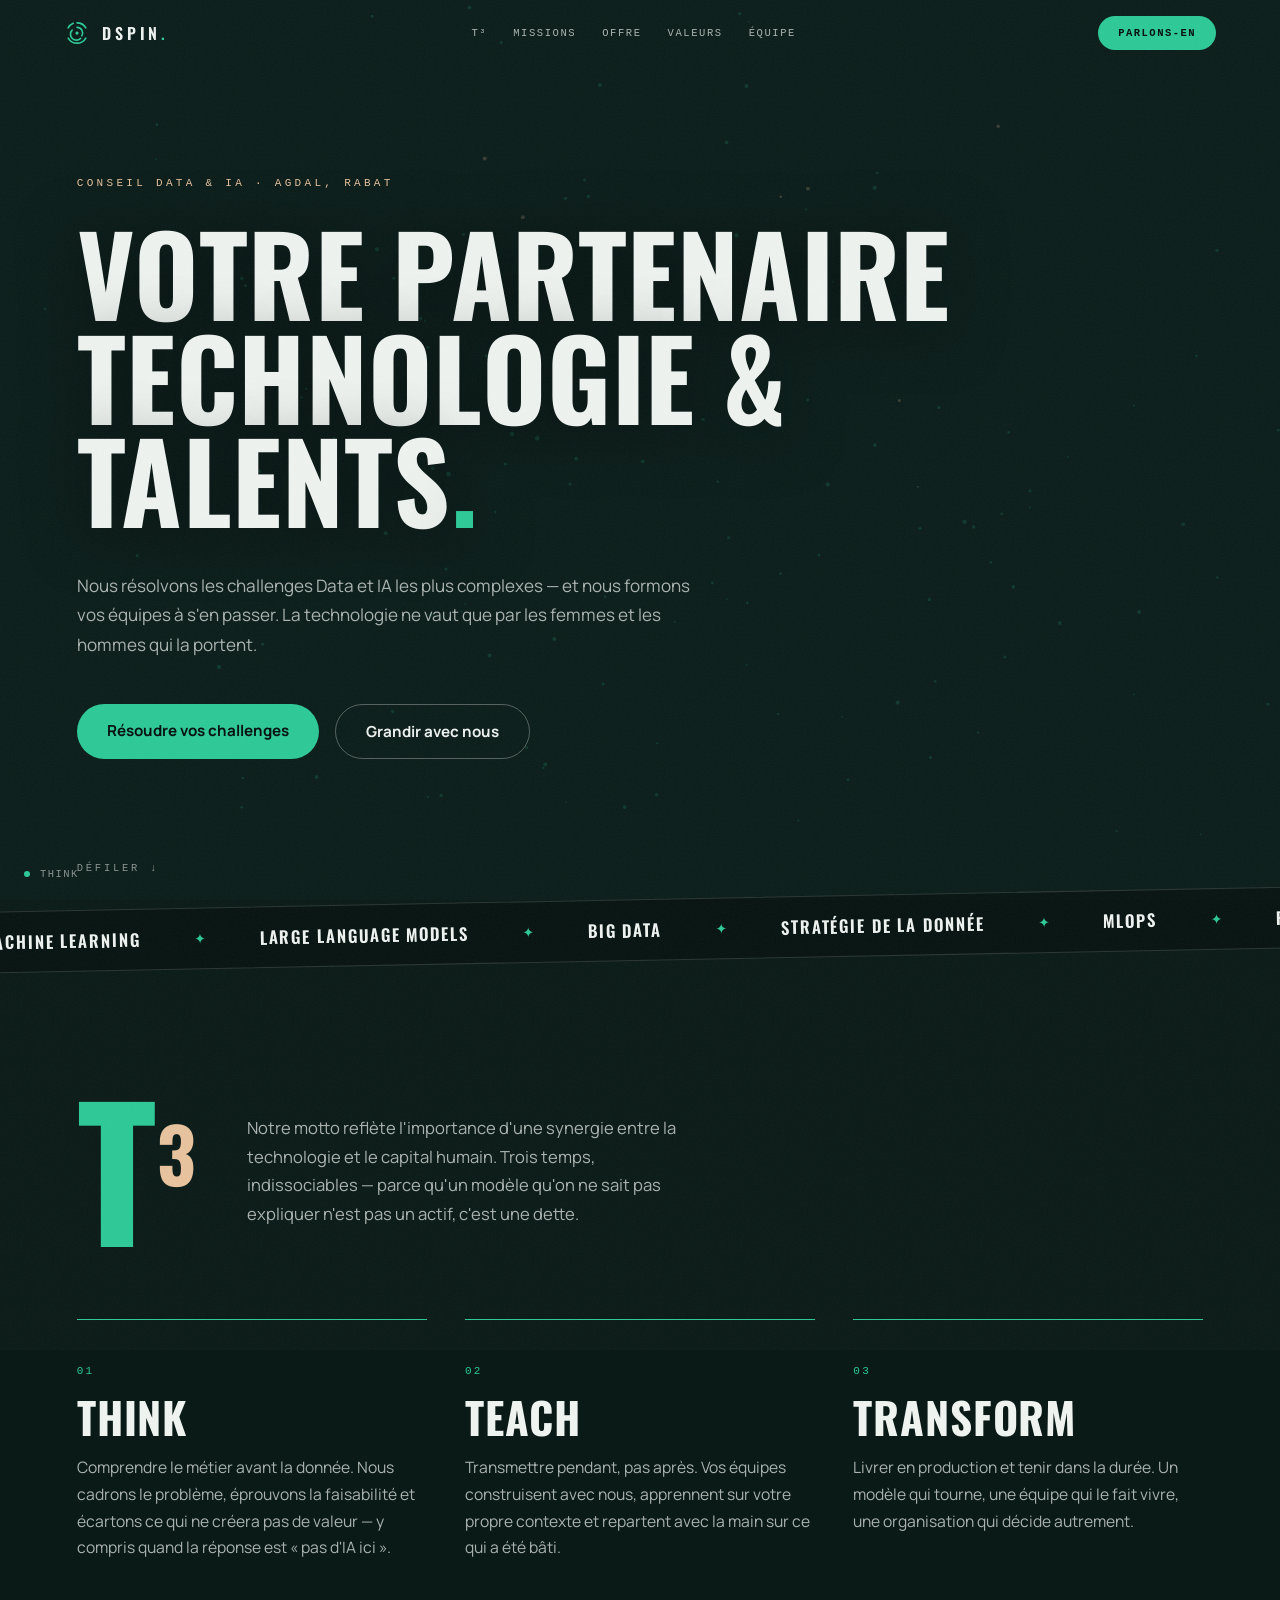
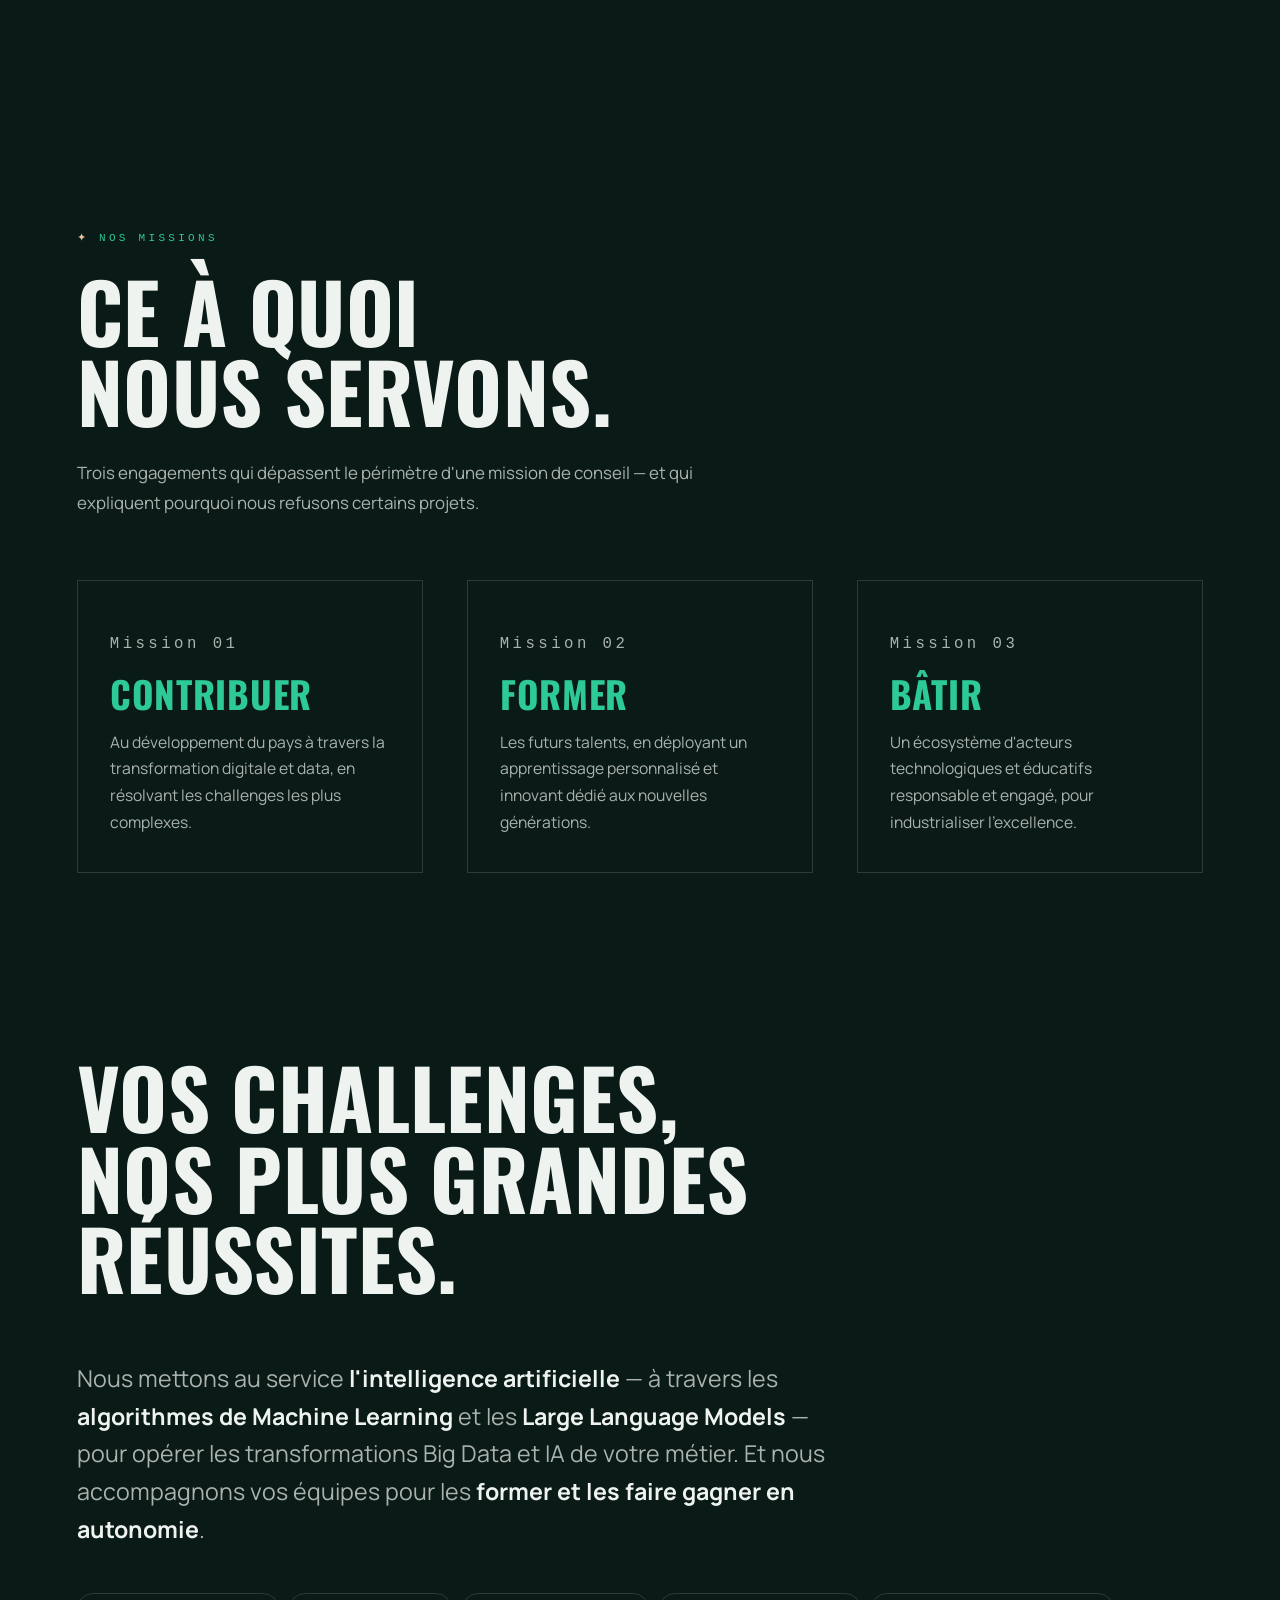
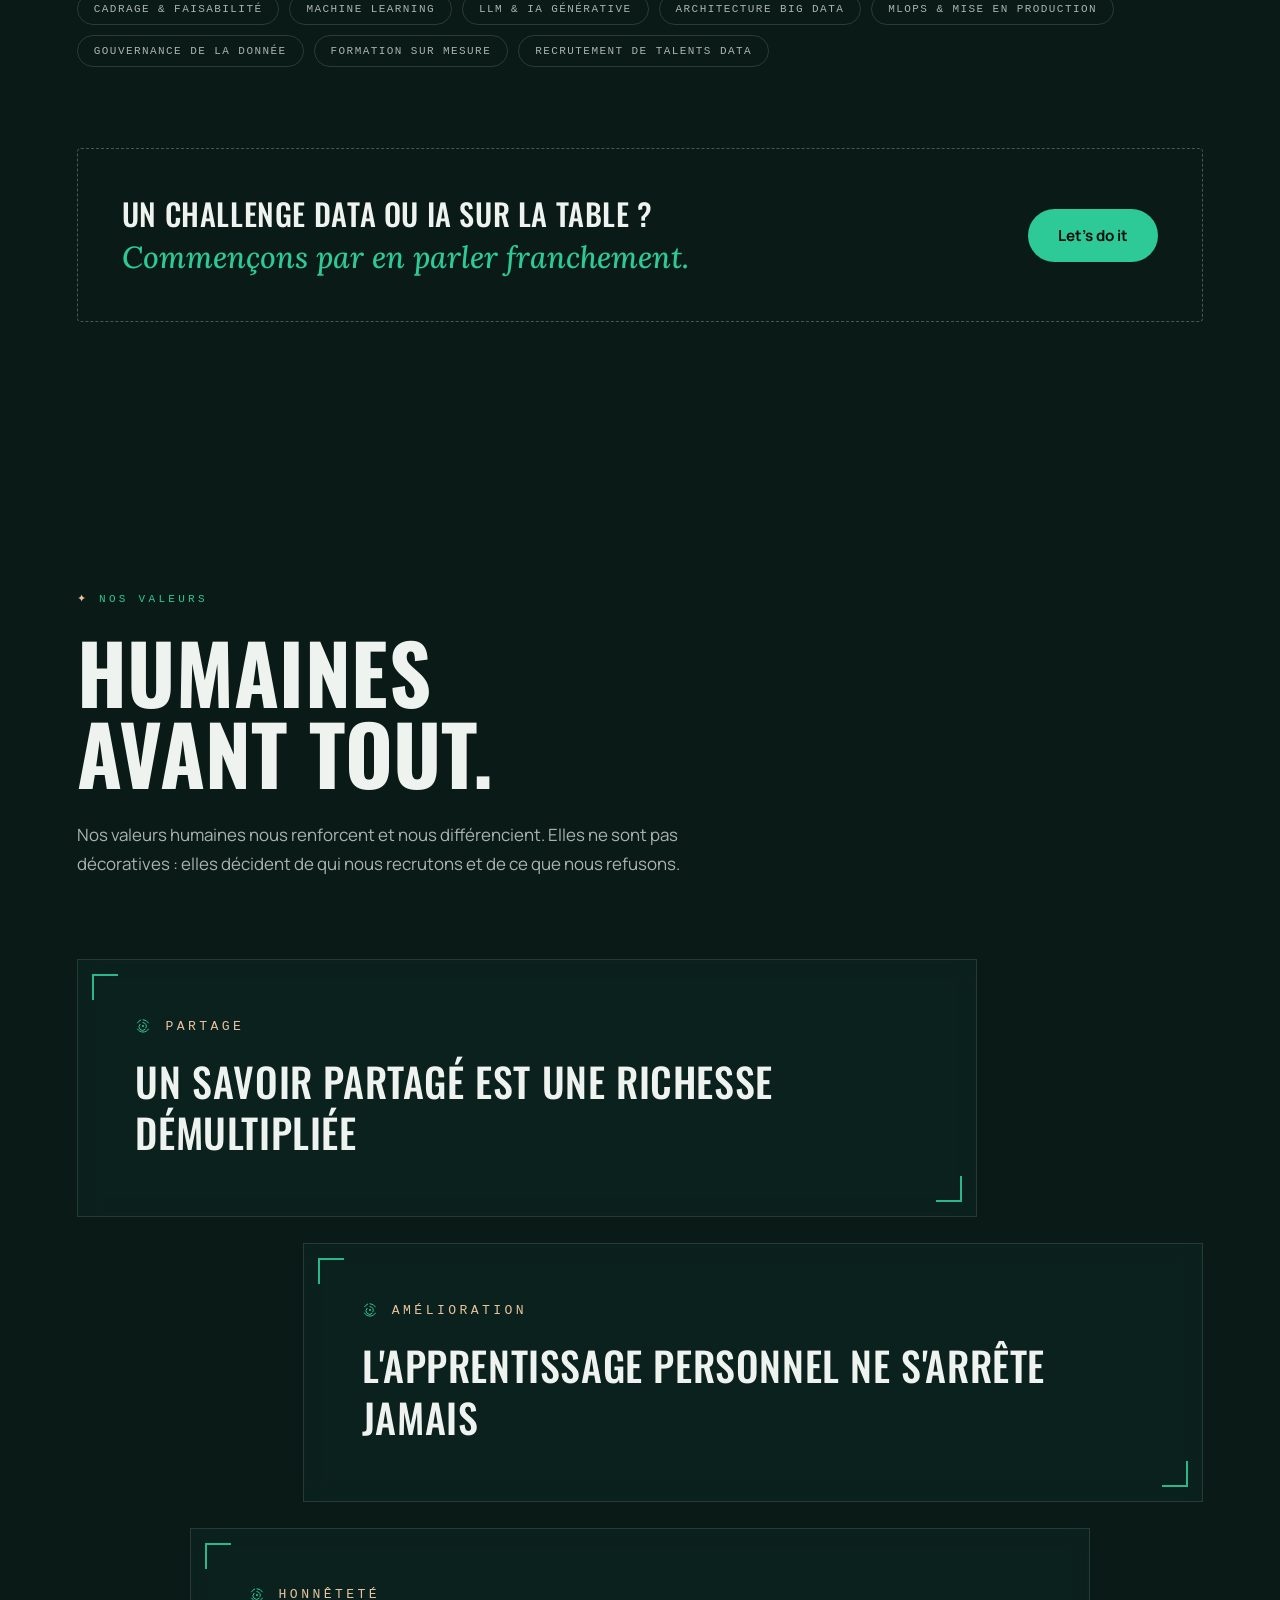
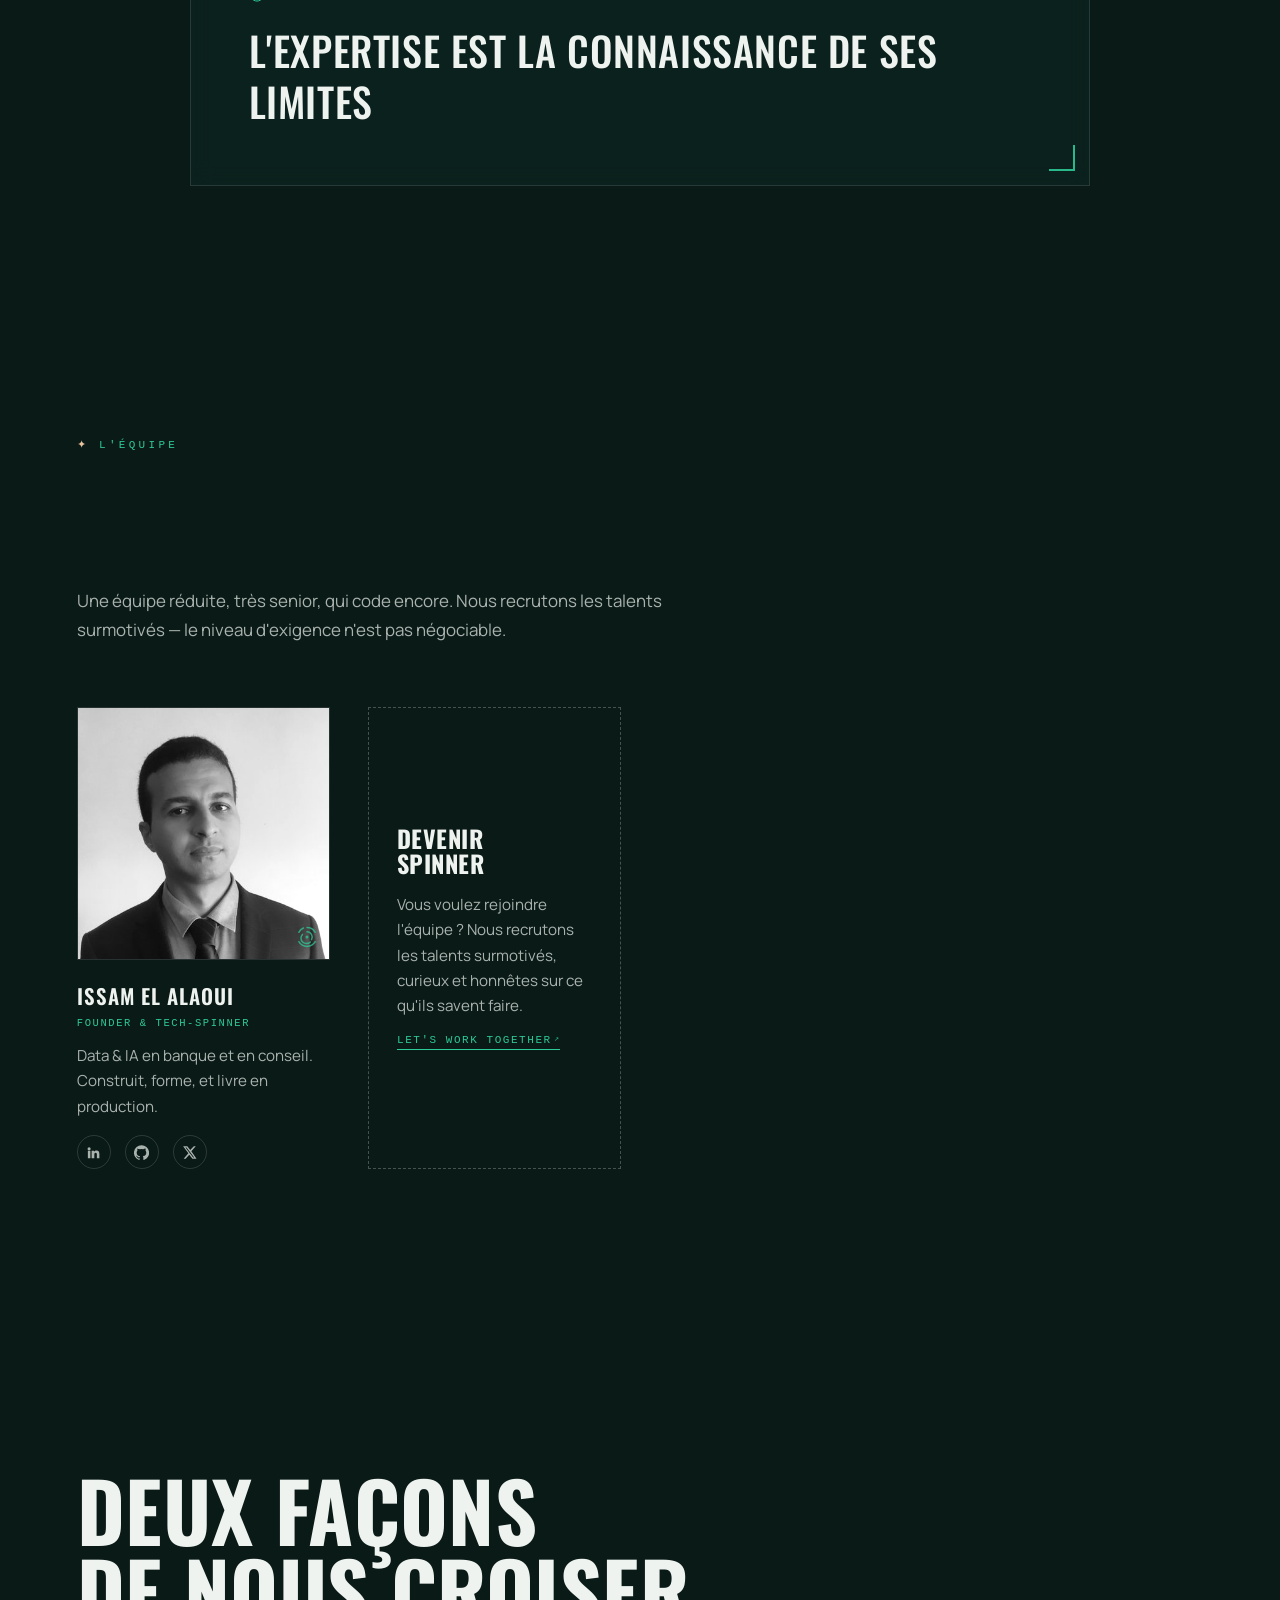
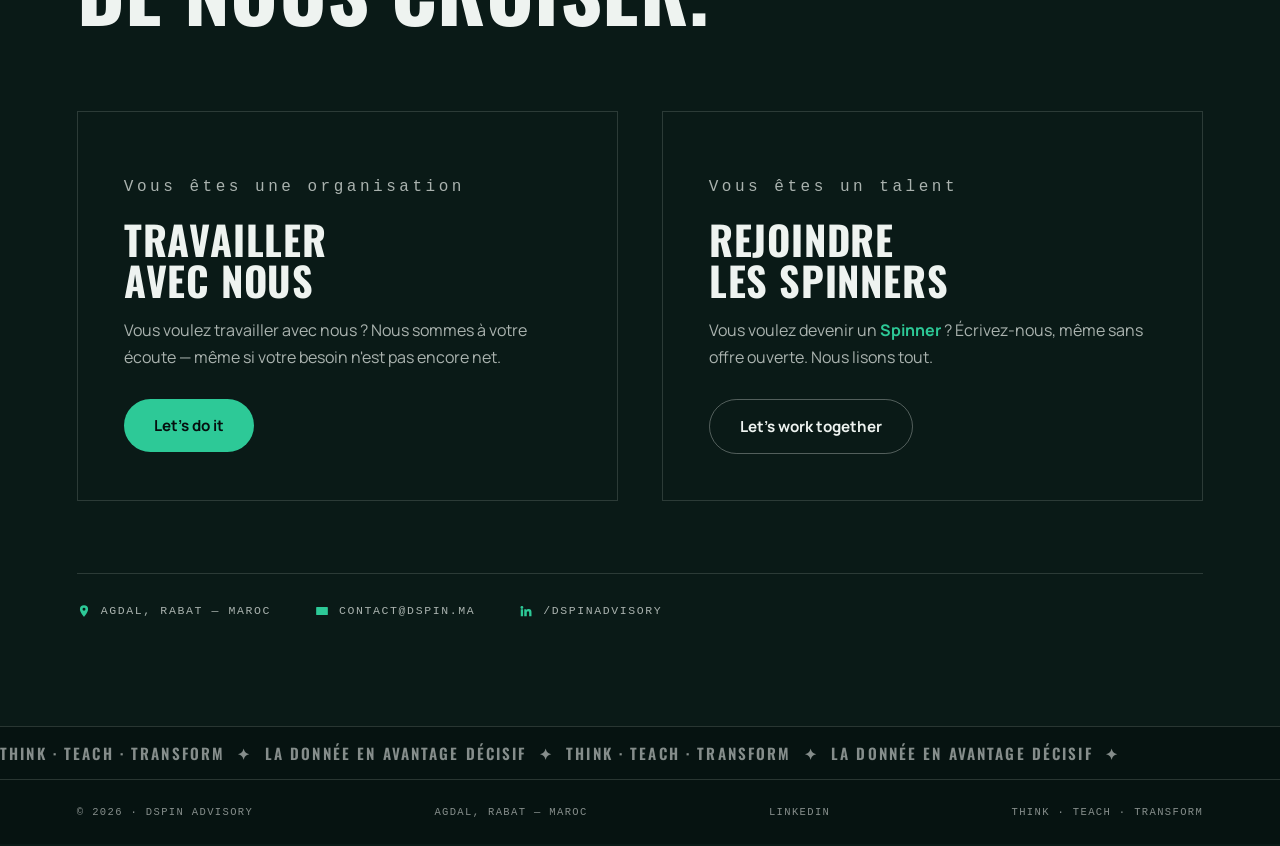
<file: index.html>
<!DOCTYPE html>
<html lang="fr">
<head>
<meta charset="utf-8">
<meta name="viewport" content="width=device-width,initial-scale=1">

<title>DSpin Advisory — Conseil Data &amp; IA · Rabat</title>
<meta name="description" content="DSpin Advisory est un cabinet de conseil Data &amp; Intelligence Artificielle basé à Rabat. Nous transformons vos données en décisions et formons vos équipes à l'autonomie. Think · Teach · Transform.">
<meta name="keywords" content="Data, IA, Intelligence Artificielle, Machine Learning, LLM, Big Data, Transformation digitale, Conseil, Formation, Maroc, Rabat">
<meta name="theme-color" content="#050f0e">
<link rel="canonical" href="https://dspin.ma/">

<meta property="og:type" content="website">
<meta property="og:url" content="https://dspin.ma/">
<meta property="og:title" content="DSpin Advisory — Conseil Data &amp; IA">
<meta property="og:description" content="Votre partenaire technologie &amp; talents. Think · Teach · Transform.">
<meta property="og:locale" content="fr_MA">
<meta name="twitter:card" content="summary">

<link rel="icon" href="assets/img/favicon/favicon.ico">
<link rel="apple-touch-icon" href="assets/img/favicon/apple-touch-icon.png">

<link rel="preload" href="assets/fonts/Oswald-var.woff2" as="font" type="font/woff2" crossorigin>
<link rel="preload" href="assets/fonts/Manrope-var.woff2" as="font" type="font/woff2" crossorigin>
<link rel="stylesheet" href="styles.css?v=20260916-1">
</head>
<body>

<a class="skip" href="#hero">Aller au contenu</a>

<!-- ══════════ symboles ══════════ -->
<svg class="svg-symbols" width="0" height="0" aria-hidden="true">
  <symbol id="spinmark" viewBox="0 0 24 24">
    <g fill="none" stroke="currentColor" stroke-width="1.5" stroke-linecap="round">
      <path d="M12 2.6a9.4 9.4 0 0 1 8.14 4.7"/>
      <path d="M20.14 16.7A9.4 9.4 0 0 1 3.86 16.7"/>
      <path d="M3.86 7.3A9.4 9.4 0 0 1 8.5 3.03"/>
      <path d="M12 6.8a5.2 5.2 0 0 1 4.5 7.8"/>
      <path d="M15.3 16.95A5.2 5.2 0 0 1 7.5 9.4"/>
    </g>
    <circle cx="12" cy="12" r="1.5" fill="currentColor"/>
  </symbol>
  <symbol id="i-linkedin" viewBox="0 0 24 24"><path fill="currentColor" d="M4.98 3.5a2.5 2.5 0 1 1 0 5 2.5 2.5 0 0 1 0-5zM3 9h4v12H3zM9 9h3.8v1.7h.05c.53-.95 1.83-1.95 3.77-1.95 4.03 0 4.78 2.5 4.78 5.76V21h-4v-5.6c0-1.34-.03-3.07-1.9-3.07-1.9 0-2.2 1.46-2.2 2.97V21H9z"/></symbol>
  <symbol id="i-github" viewBox="0 0 24 24"><path fill="currentColor" d="M12 .5a12 12 0 0 0-3.8 23.4c.6.1.8-.26.8-.57v-2c-3.34.73-4.04-1.6-4.04-1.6-.55-1.4-1.34-1.77-1.34-1.77-1.09-.74.08-.73.08-.73 1.2.09 1.84 1.24 1.84 1.24 1.07 1.84 2.8 1.3 3.49 1 .1-.78.42-1.3.76-1.6-2.67-.3-5.47-1.33-5.47-5.93 0-1.31.47-2.38 1.24-3.22-.13-.3-.54-1.52.12-3.18 0 0 1-.32 3.3 1.23a11.5 11.5 0 0 1 6 0c2.3-1.55 3.3-1.23 3.3-1.23.66 1.66.25 2.88.12 3.18.77.84 1.23 1.91 1.23 3.22 0 4.61-2.8 5.63-5.48 5.92.43.37.81 1.1.81 2.22v3.29c0 .31.21.68.82.57A12 12 0 0 0 12 .5z"/></symbol>
  <symbol id="i-x" viewBox="0 0 24 24"><path fill="currentColor" d="M18.9 2H22l-7.1 8.1L23.2 22h-6.5l-5.1-6.6L5.8 22H2.6l7.6-8.7L1.8 2h6.7l4.6 6.1zm-1.1 18h1.7L7.3 3.8H5.4z"/></symbol>
  <symbol id="i-pin" viewBox="0 0 24 24"><path fill="currentColor" d="M12 2a7 7 0 0 0-7 7c0 5.2 7 13 7 13s7-7.8 7-13a7 7 0 0 0-7-7zm0 9.5A2.5 2.5 0 1 1 12 6.5a2.5 2.5 0 0 1 0 5z"/></symbol>
  <symbol id="i-mail" viewBox="0 0 24 24"><path fill="currentColor" d="M3 5h18a1 1 0 0 1 1 1v12a1 1 0 0 1-1 1H3a1 1 0 0 1-1-1V6a1 1 0 0 1 1-1zm9 7.2L4.5 7H19.5z"/></symbol>
</svg>

<!-- ══════════ couches de fond ══════════ -->
<div id="bed" aria-hidden="true"></div>
<canvas id="spin" aria-hidden="true"></canvas>
<div id="grain" aria-hidden="true"></div>

<!-- ══════════ NAV ══════════ -->
<header id="nav">
  <a class="brand" href="#hero" aria-label="DSpin Advisory — accueil">
    <svg class="brand-mark" aria-hidden="true"><use href="#spinmark"/></svg>
    <span class="brand-name">DSpin<b>.</b></span>
  </a>
  <nav class="nav-links" aria-label="Navigation principale">
    <a href="#motto">T³</a>
    <a href="#missions">Missions</a>
    <a href="#offre">Offre</a>
    <a href="#valeurs">Valeurs</a>
    <a href="#equipe">Équipe</a>
  </nav>
  <a class="nav-cta" href="#contact">Parlons-en</a>
  <button class="nav-burger" id="navBurger" aria-label="Ouvrir le menu" aria-expanded="false" aria-controls="mobileMenu">
    <span></span><span></span><span></span>
  </button>
</header>

<div id="mobileMenu" hidden>
  <svg class="mm-mark" aria-hidden="true"><use href="#spinmark"/></svg>
  <nav class="mm-links" aria-label="Navigation mobile">
    <a href="#motto">T³</a>
    <a href="#missions">Missions</a>
    <a href="#offre">Offre</a>
    <a href="#valeurs">Valeurs</a>
    <a href="#equipe">Équipe</a>
    <a href="#contact">Contact</a>
  </nav>
  <div class="mm-foot">
    <span>Agdal, Rabat</span>
    <a href="https://www.linkedin.com/company/dspinadvisory" target="_blank" rel="noopener">LinkedIn</a>
  </div>
</div>

<div id="hud" aria-hidden="true"><span class="hud-dot"></span><span id="hudRead">think</span></div>

<main>

  <!-- ══════════ HERO ══════════ -->
  <section id="hero" data-bed="#0a1a17">
    <p class="eyebrow" data-reveal>Conseil Data &amp; IA · Agdal, Rabat</p>
    <h1 class="hero-title">
      <span class="line" data-reveal>Votre partenaire</span>
      <span class="line" data-reveal>technologie &amp; talents<span class="dot">.</span></span>
    </h1>
    <p class="hero-sub" data-reveal>Nous résolvons les challenges Data et IA les plus complexes — et nous formons vos équipes à s'en passer. La technologie ne vaut que par les femmes et les hommes qui la portent.</p>
    <div class="hero-ctas" data-reveal>
      <a class="btn btn-spin" href="#contact">Résoudre vos challenges</a>
      <a class="btn btn-ghost" href="#equipe">Grandir avec nous</a>
    </div>
    <div class="hero-dive" data-reveal aria-hidden="true"><span>Défiler</span><span class="dive-arrow">↓</span></div>
  </section>

  <!-- ══════════ MARQUEE ══════════ -->
  <div class="marquee" aria-hidden="true">
    <div class="marquee-track" id="marqueeTrack">
      <span>Machine Learning</span><i>✦</i>
      <span>Large Language Models</span><i>✦</i>
      <span>Big Data</span><i>✦</i>
      <span>Stratégie de la donnée</span><i>✦</i>
      <span>MLOps</span><i>✦</i>
      <span>Formation &amp; montée en compétences</span><i>✦</i>
      <span>Transformation digitale</span><i>✦</i>
    </div>
  </div>

  <!-- ══════════ T³ — LE MOTTO ══════════ -->
  <section id="motto" data-bed="#0a1c19">
    <div class="motto-head">
      <p class="motto-glyph" data-reveal>T<sup>3</sup></p>
      <p class="motto-intro" data-reveal>Notre motto reflète l'importance d'une synergie entre la technologie et le capital humain. Trois temps, indissociables — parce qu'un modèle qu'on ne sait pas expliquer n'est pas un actif, c'est une dette.</p>
    </div>
    <div class="t3">
      <article data-reveal>
        <p class="t3-n">01</p>
        <h3>Think</h3>
        <p>Comprendre le métier avant la donnée. Nous cadrons le problème, éprouvons la faisabilité et écartons ce qui ne créera pas de valeur — y compris quand la réponse est « pas d'IA ici ».</p>
      </article>
      <article data-reveal>
        <p class="t3-n">02</p>
        <h3>Teach</h3>
        <p>Transmettre pendant, pas après. Vos équipes construisent avec nous, apprennent sur votre propre contexte et repartent avec la main sur ce qui a été bâti.</p>
      </article>
      <article data-reveal>
        <p class="t3-n">03</p>
        <h3>Transform</h3>
        <p>Livrer en production et tenir dans la durée. Un modèle qui tourne, une équipe qui le fait vivre, une organisation qui décide autrement.</p>
      </article>
    </div>
  </section>

  <!-- ══════════ MISSIONS ══════════ -->
  <section id="missions" data-bed="#0b1f1b">
    <div class="sec-head">
      <p class="kicker" data-reveal>Nos missions</p>
      <h2 data-reveal>Ce à quoi<br>nous servons.</h2>
      <p class="sec-sub" data-reveal>Trois engagements qui dépassent le périmètre d'une mission de conseil — et qui expliquent pourquoi nous refusons certains projets.</p>
    </div>
    <div class="mission-grid">
      <article class="mi" data-reveal>
        <p class="mi-n">Mission 01</p>
        <h3>Contribuer</h3>
        <p>Au développement du pays à travers la transformation digitale et data, en résolvant les challenges les plus complexes.</p>
      </article>
      <article class="mi" data-reveal>
        <p class="mi-n">Mission 02</p>
        <h3>Former</h3>
        <p>Les futurs talents, en déployant un apprentissage personnalisé et innovant dédié aux nouvelles générations.</p>
      </article>
      <article class="mi" data-reveal>
        <p class="mi-n">Mission 03</p>
        <h3>Bâtir</h3>
        <p>Un écosystème d'acteurs technologiques et éducatifs responsable et engagé, pour industrialiser l'excellence.</p>
      </article>
    </div>
  </section>

  <!--
    ══════════ CHIFFRES CLÉS ══════════
    Bloc prêt à l'emploi (styles `#keynums` / `.keynum` déjà dans styles.css,
    le compteur JS s'anime via data-count). Volontairement désactivé : il ne
    doit être publié qu'avec de VRAIS chiffres — remplacer les trois valeurs
    ci-dessous, puis retirer ces balises de commentaire.

  <section id="keynums" data-bed="#0b211c">
    <div class="keynum" data-reveal><strong data-count="0">0</strong><span>à remplir</span></div>
    <div class="keynum" data-reveal><strong data-count="0">0</strong><span>à remplir</span></div>
    <div class="keynum" data-reveal><strong data-count="0">0</strong><span>à remplir</span></div>
  </section>
  -->

  <!-- ══════════ OFFRE ══════════ -->
  <section id="offre" data-bed="#0c2320">
    <div class="sec-head">
      <p class="kicker" data-reveal>L'offre</p>
      <h2 data-reveal>Vos challenges,<br>nos plus grandes<br>réussites.</h2>
    </div>
    <p class="offre-body" data-reveal>
      Nous mettons au service <strong>l'intelligence artificielle</strong> — à travers les
      <strong>algorithmes de Machine Learning</strong> et les <strong>Large Language Models</strong> —
      pour opérer les transformations Big Data et IA de votre métier. Et nous accompagnons vos équipes
      pour les <strong>former et les faire gagner en autonomie</strong>.
    </p>
    <div class="stack" data-reveal>
      <span>Cadrage &amp; faisabilité</span>
      <span>Machine Learning</span>
      <span>LLM &amp; IA générative</span>
      <span>Architecture Big Data</span>
      <span>MLOps &amp; mise en production</span>
      <span>Gouvernance de la donnée</span>
      <span>Formation sur mesure</span>
      <span>Recrutement de talents data</span>
    </div>
    <div class="cta-band" data-reveal>
      <p>Un challenge data ou IA sur la table ?<br><em>Commençons par en parler franchement.</em></p>
      <a class="btn btn-spin" target="_blank" rel="noopener" href="https://forms.gle/1SXfpW8bUoeJxT1c9">Let's do it</a>
    </div>
  </section>

  <!-- ══════════ VALEURS ══════════ -->
  <section id="valeurs" data-bed="#0d2522">
    <div class="sec-head">
      <p class="kicker" data-reveal>Nos valeurs</p>
      <h2 data-reveal>Humaines<br>avant tout.</h2>
      <p class="sec-sub" data-reveal>Nos valeurs humaines nous renforcent et nous différencient. Elles ne sont pas décoratives : elles décident de qui nous recrutons et de ce que nous refusons.</p>
    </div>
    <div class="val-stack">
      <figure class="vcard" data-reveal>
        <span class="vc-bracket tl"></span><span class="vc-bracket br"></span>
        <figcaption class="vc-name"><svg class="vc-mark" aria-hidden="true"><use href="#spinmark"/></svg>Partage</figcaption>
        <blockquote class="vc-text" data-split>Un savoir partagé est une richesse démultipliée</blockquote>
      </figure>
      <figure class="vcard" data-reveal>
        <span class="vc-bracket tl"></span><span class="vc-bracket br"></span>
        <figcaption class="vc-name"><svg class="vc-mark" aria-hidden="true"><use href="#spinmark"/></svg>Amélioration</figcaption>
        <blockquote class="vc-text" data-split>L'apprentissage personnel ne s'arrête jamais</blockquote>
      </figure>
      <figure class="vcard" data-reveal>
        <span class="vc-bracket tl"></span><span class="vc-bracket br"></span>
        <figcaption class="vc-name"><svg class="vc-mark" aria-hidden="true"><use href="#spinmark"/></svg>Honnêteté</figcaption>
        <blockquote class="vc-text" data-split>L'expertise est la connaissance de ses limites</blockquote>
      </figure>
    </div>
  </section>

  <!-- ══════════ ÉQUIPE ══════════ -->
  <section id="equipe" data-bed="#0e2624">
    <div class="sec-head">
      <p class="kicker" data-reveal>L'équipe</p>
      <h2 data-reveal>The Spinners.</h2>
      <p class="sec-sub" data-reveal>Une équipe réduite, très senior, qui code encore. Nous recrutons les talents surmotivés — le niveau d'exigence n'est pas négociable.</p>
    </div>
    <div class="team-grid">
      <article class="tm" data-reveal>
        <div class="tm-photo">
          <img src="assets/img/team/iea.jpg" alt="Issam El Alaoui" loading="lazy" width="400" height="400">
          <svg class="tm-mark" aria-hidden="true"><use href="#spinmark"/></svg>
        </div>
        <h3>Issam El Alaoui</h3>
        <p class="tm-role">Founder &amp; Tech-Spinner</p>
        <p class="tm-bio">Data &amp; IA en banque et en conseil. Construit, forme, et livre en production.</p>
        <div class="tm-social">
          <a href="https://www.linkedin.com/in/issam-el-alaoui-389a8231/" target="_blank" rel="noopener" aria-label="LinkedIn d'Issam El Alaoui"><svg aria-hidden="true"><use href="#i-linkedin"/></svg></a>
          <a href="https://github.com/AshtonIzmev/" target="_blank" rel="noopener" aria-label="GitHub d'Issam El Alaoui"><svg aria-hidden="true"><use href="#i-github"/></svg></a>
          <a href="https://twitter.com/AshtonIzmev" target="_blank" rel="noopener" aria-label="X d'Issam El Alaoui"><svg aria-hidden="true"><use href="#i-x"/></svg></a>
        </div>
      </article>
      <article class="join" data-reveal>
        <h3>Devenir<br>Spinner</h3>
        <p>Vous voulez rejoindre l'équipe ? Nous recrutons les talents surmotivés, curieux et honnêtes sur ce qu'ils savent faire.</p>
        <a target="_blank" rel="noopener" href="https://forms.gle/TVThdMCNzmJinjdQ7">Let's work together<span class="ext">↗</span></a>
      </article>
    </div>
  </section>

  <!-- ══════════ CONTACT ══════════ -->
  <section id="contact" data-bed="#0e2622">
    <div class="sec-head">
      <p class="kicker" data-reveal>Contact</p>
      <h2 data-reveal>Deux façons<br>de nous croiser.</h2>
    </div>
    <div class="contact-grid">
      <article class="ct" data-reveal>
        <p class="ct-n">Vous êtes une organisation</p>
        <h3>Travailler<br>avec nous</h3>
        <p>Vous voulez travailler avec nous ? Nous sommes à votre écoute — même si votre besoin n'est pas encore net.</p>
        <a class="btn btn-spin" target="_blank" rel="noopener" href="https://forms.gle/1SXfpW8bUoeJxT1c9">Let's do it</a>
      </article>
      <article class="ct" data-reveal>
        <p class="ct-n">Vous êtes un talent</p>
        <h3>Rejoindre<br>les Spinners</h3>
        <p>Vous voulez devenir un <span class="hl">Spinner</span> ? Écrivez-nous, même sans offre ouverte. Nous lisons tout.</p>
        <a class="btn btn-ghost" target="_blank" rel="noopener" href="https://forms.gle/TVThdMCNzmJinjdQ7">Let's work together</a>
      </article>
    </div>
    <div class="coords" data-reveal>
      <span><svg aria-hidden="true"><use href="#i-pin"/></svg>Agdal, Rabat — Maroc</span>
      <span><svg aria-hidden="true"><use href="#i-mail"/></svg><span id="mail" data-user="contact" data-host="dspin.ma">contact ⟨at⟩ dspin.ma</span></span>
      <span><svg aria-hidden="true"><use href="#i-linkedin"/></svg><a href="https://www.linkedin.com/company/dspinadvisory" target="_blank" rel="noopener">/dspinadvisory</a></span>
    </div>
  </section>

</main>

<footer>
  <div class="foot-marquee" aria-hidden="true">
    <div class="foot-track">
      <span>Think&nbsp;·&nbsp;Teach&nbsp;·&nbsp;Transform&nbsp;&nbsp;✦&nbsp;&nbsp;La donnée en avantage décisif&nbsp;&nbsp;✦&nbsp;&nbsp;</span>
      <span>Think&nbsp;·&nbsp;Teach&nbsp;·&nbsp;Transform&nbsp;&nbsp;✦&nbsp;&nbsp;La donnée en avantage décisif&nbsp;&nbsp;✦&nbsp;&nbsp;</span>
    </div>
  </div>
  <div class="foot-row">
    <span>© <span id="year">2026</span> · DSpin Advisory</span>
    <span>Agdal, Rabat — Maroc</span>
    <span><a href="https://www.linkedin.com/company/dspinadvisory" target="_blank" rel="noopener">LinkedIn</a></span>
    <span>Think · Teach · Transform</span>
  </div>
</footer>

<script src="app.js?v=20260916-2" defer></script>

</body>
</html>
</file>
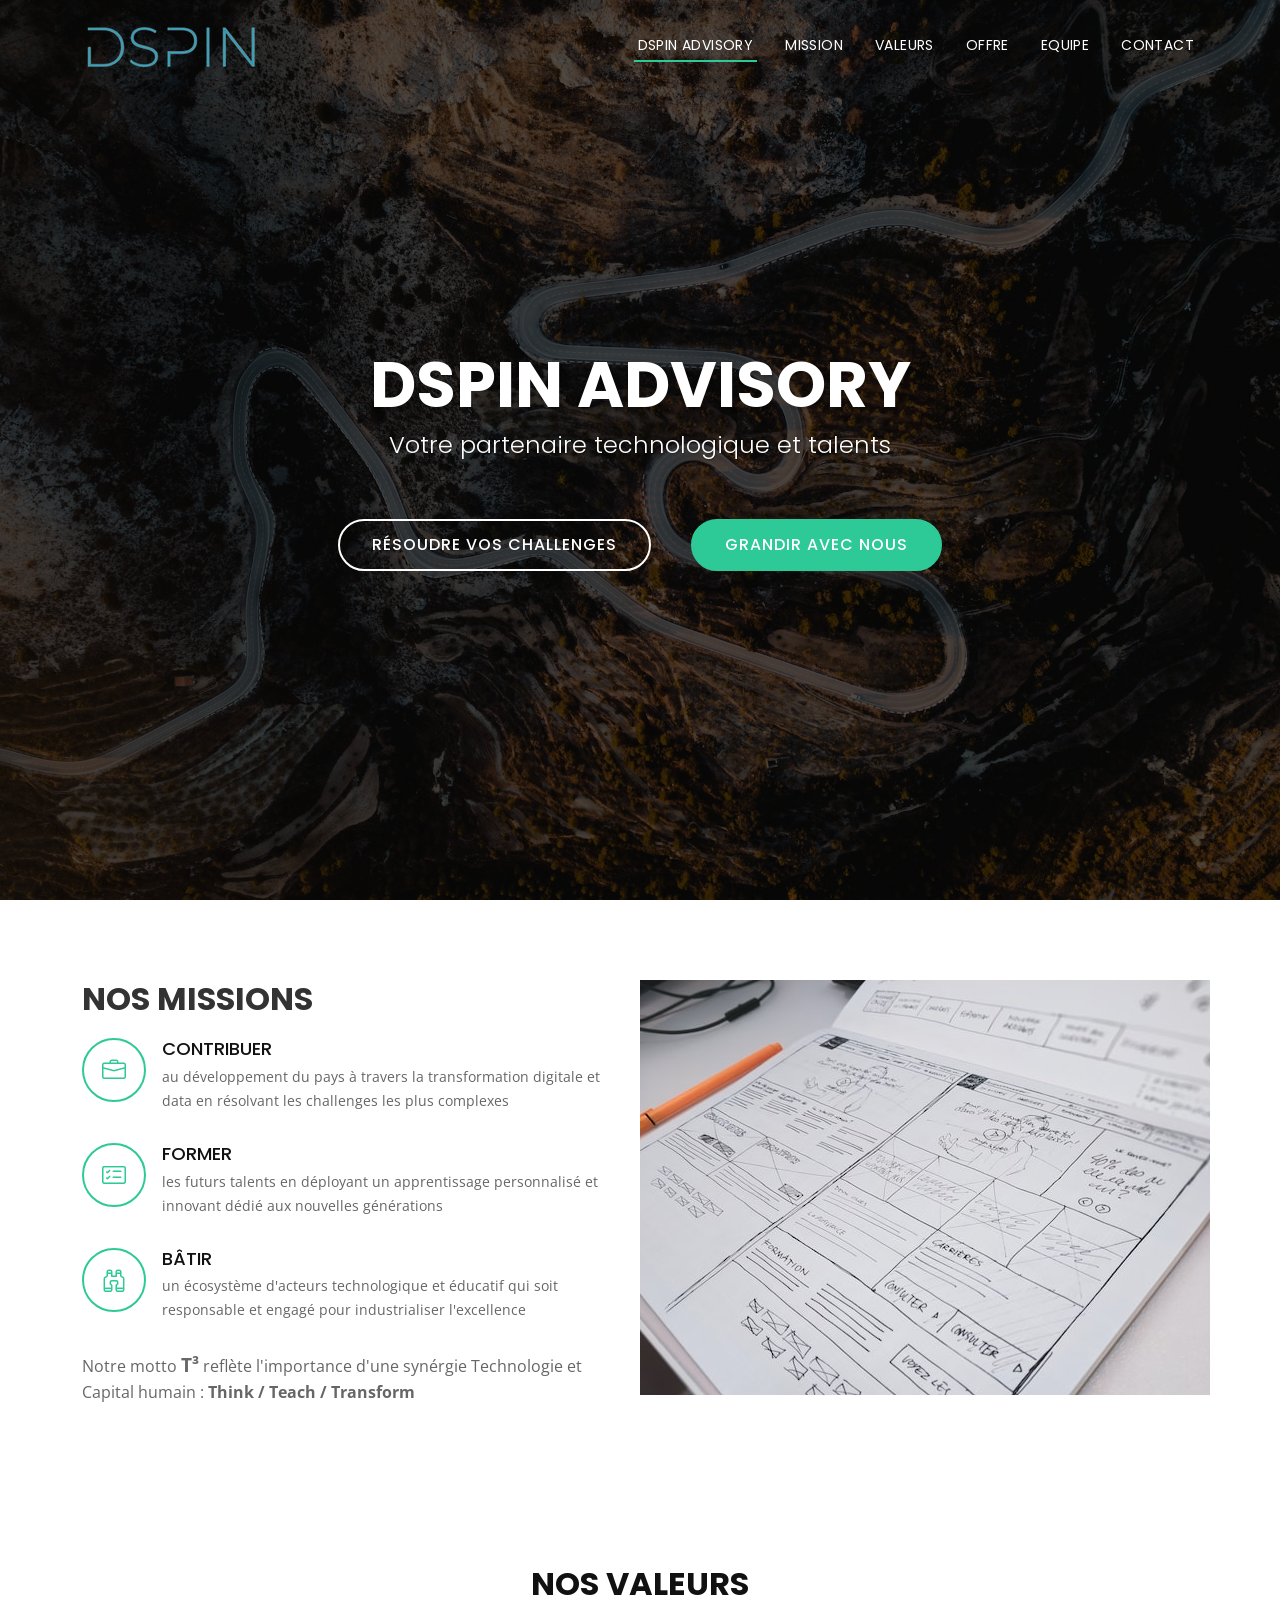
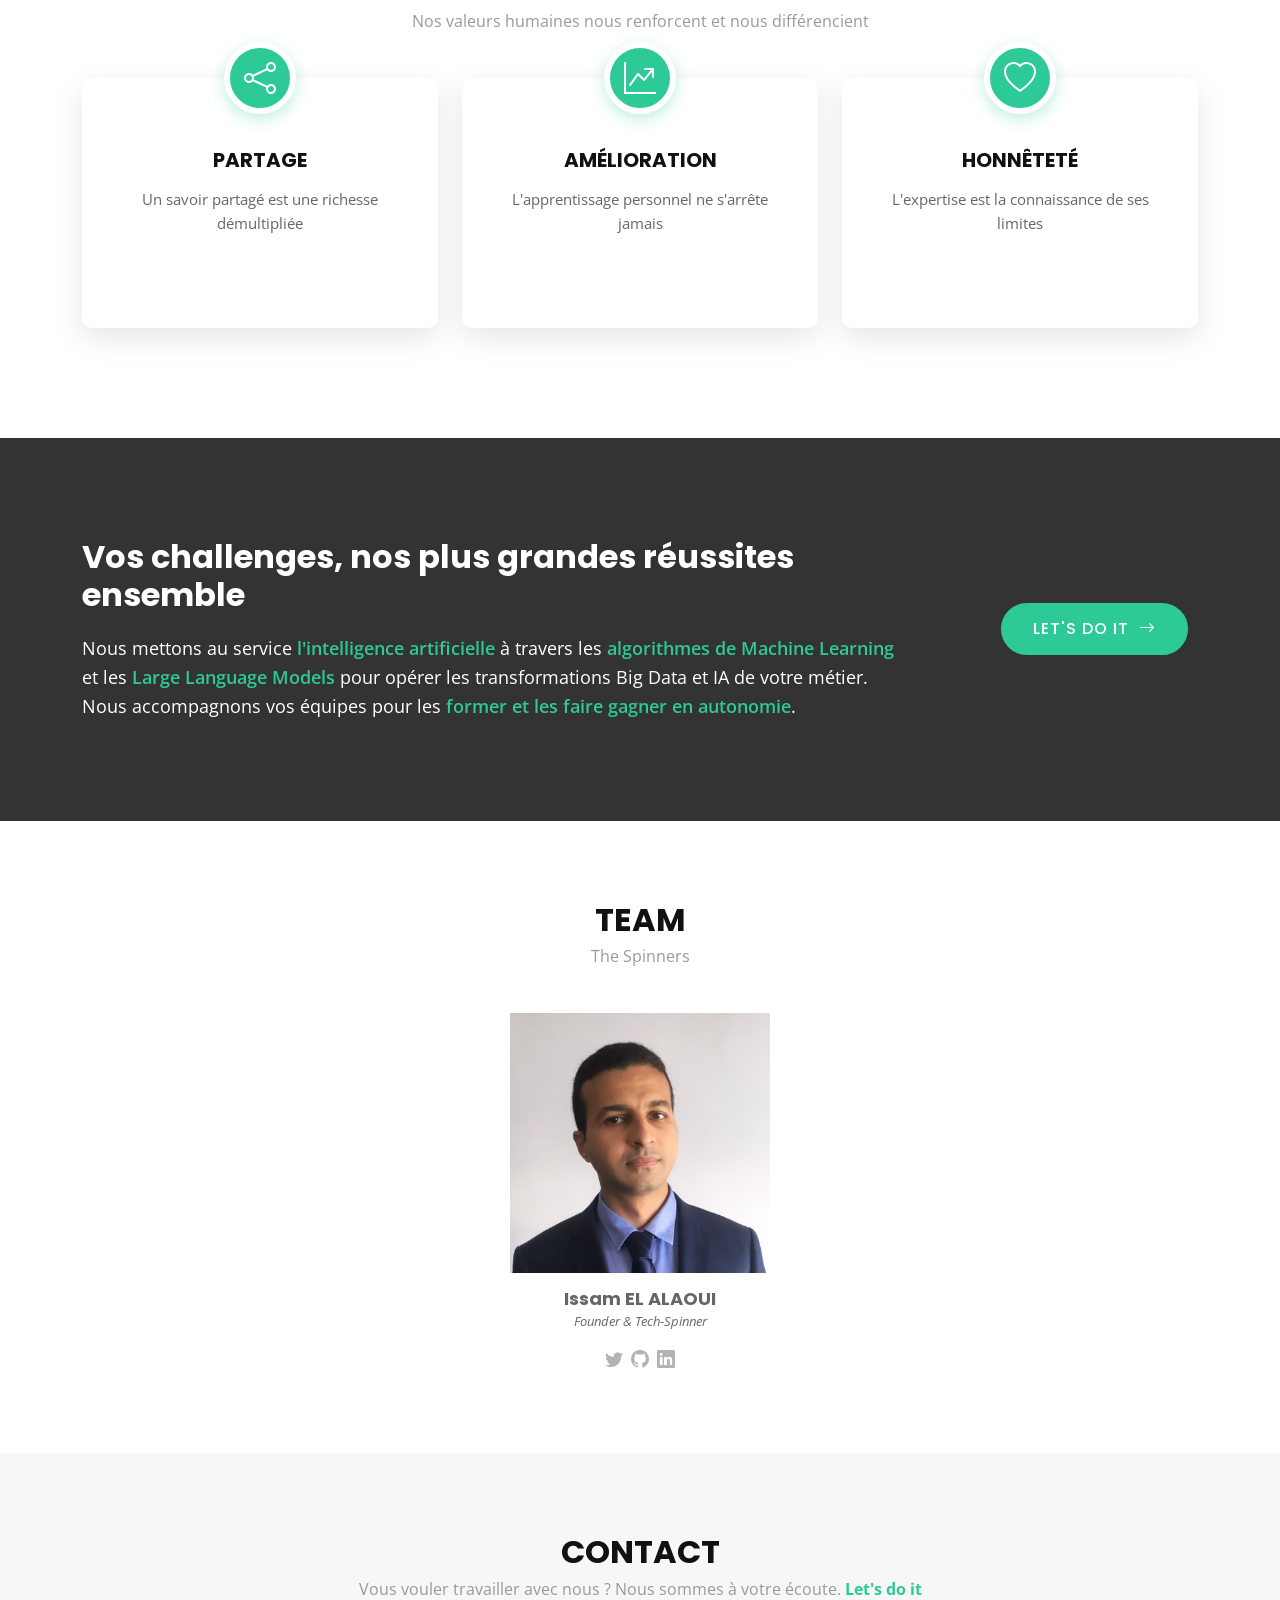
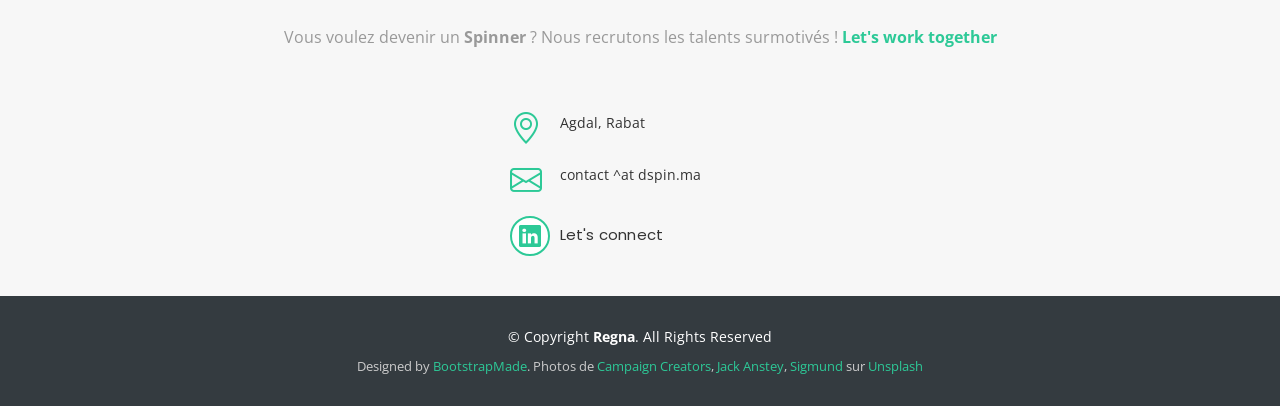
<file: index-legacy.html>
<!DOCTYPE html>
<html lang="en">

<head>
  <meta charset="utf-8">
  <meta content="width=device-width, initial-scale=1.0" name="viewport">

  <title>DSpin Advisory</title>
  <meta content="DSpin Advisory provides expert consulting services in the data world. Our team of experienced professionals can help your business make data-driven decisions and optimize your data strategy. Contact us to learn more about how we can help you succeed in the data age." name="description">
  <meta content="Data, Digital, Transformation, Consulting, Services, Advisory, Training, Talent" name="keywords">

  <!-- Favicons -->
  <link href="assets/img/favicon/favicon.ico" rel="icon">
  <link href="assets/img/favicon/apple-touch-icon.png" rel="apple-touch-icon">

  <!-- Google Fonts -->
  <link href="https://fonts.googleapis.com/css?family=Open+Sans:300,300i,400,400i,700,700i|Poppins:300,400,500,700" rel="stylesheet">

  <!-- Vendor CSS Files -->
  <link href="assets/vendor/bootstrap/css/bootstrap.min.css" rel="stylesheet">
  <link href="assets/vendor/bootstrap-icons/bootstrap-icons.css" rel="stylesheet">
  <link href="assets/vendor/boxicons/css/boxicons.min.css" rel="stylesheet">
  <link href="assets/vendor/glightbox/css/glightbox.min.css" rel="stylesheet">
  <link href="assets/vendor/swiper/swiper-bundle.min.css" rel="stylesheet">

  <!-- Template Main CSS File -->
  <link href="assets/css/style.css" rel="stylesheet">

</head>

<body>

  <!-- ======= Header ======= -->
  <header id="header" class="fixed-top d-flex align-items-center header-transparent">
    <div class="container d-flex justify-content-between align-items-center">

      <div id="logo">
        <a href="index.html"><img src="assets/img/logo.png" alt=""></a>
      </div>

      <nav id="navbar" class="navbar">
        <ul>
          <li><a class="nav-link scrollto active" href="#hero">DSpin Advisory</a></li>
          <li><a class="nav-link scrollto" href="#about">Mission</a></li>
          <li><a class="nav-link scrollto" href="#services">Valeurs</a></li>
          <li><a class="nav-link scrollto " href="#call-to-action">Offre</a></li>
          <li><a class="nav-link scrollto" href="#team">Equipe</a></li>
          <li><a class="nav-link scrollto" href="#contact">Contact</a></li>
        </ul>
        <i class="bi bi-list mobile-nav-toggle"></i>
      </nav><!-- .navbar -->
    </div>
  </header><!-- End Header -->

  <!-- * * * * * * * * * * * * * *  -->
  <!-- * * * * * * * * * * * * * *  -->
  <!-- * * * * * * * * * * * * * *  -->
  <!-- ======= Hero Section ======= -->
  <section id="hero">
    <div class="hero-container">
      <h1>DSpin Advisory</h1>
      <h2>Votre partenaire technologique et talents</h2>
      <div class="hero-buttons">
        <a href="#call-to-action" class="btn-get-started scrollto">Résoudre vos challenges</a>
        <a href="#call-to-action" class="btn-get-started btn-secondary">Grandir avec nous</a>
      </div>
    </div>
  </section><!-- End Hero Section -->

  <main id="main">

    <!-- * * * * * * * * * * * * * *  -->
    <!-- * * * * * * * * * * * * * *  -->
    <!-- * * * * * * * * * * * * * *  -->
    <!-- ======= About Section ======= -->
    <section id="about">
      <div class="container">
        <div class="row about-container">
          <div class="col-lg-6 content order-lg-1 order-2">
            <h2 class="title">NOS MISSIONS</h2>
            <div class="icon-box">
              <div class="icon"><i class="bi bi-briefcase"></i></div>
              <h4 class="title"><a href="">Contribuer</a></h4>
              <p class="description">au développement du pays à travers la transformation digitale et data en résolvant les challenges les plus complexes</p>
            </div>

            <div class="icon-box">
              <div class="icon"><i class="bi bi-card-checklist"></i></div>
              <h4 class="title"><a href="">Former</a></h4>
              <p class="description">les futurs talents en déployant un apprentissage personnalisé et innovant dédié aux nouvelles générations </p>
            </div>

            <div class="icon-box">
              <div class="icon"><i class="bi bi-binoculars"></i></div>
              <h4 class="title"><a href="">Bâtir</a></h4>
              <p class="description">un écosystème d'acteurs technologique et éducatif qui soit responsable et engagé pour industrialiser l'excellence</p>
            </div>
            <p>
              Notre motto <span class="motto">T³</span> reflète l'importance d'une synérgie Technologie et Capital humain : <span class="dspin-bold">Think / Teach / Transform</span>
            </p>

          </div>

          <div class="col-lg-6 background order-lg-2 order-1"></div>
        </div>

      </div>
    </section><!-- End About Section -->

    <!-- * * * * * * * * * * * * * *  -->
    <!-- * * * * * * * * * * * * * *  -->
    <!-- * * * * * * * * * * * * * *  -->
    <!-- ======= Services Section ======= -->
    <section id="services">
      <div class="container">
        <div class="section-header">
          <h3 class="section-title">Nos Valeurs</h3>
          <p class="section-description">Nos valeurs humaines nous renforcent et nous différencient</p>
        </div>
        <div class="row">
          <div class="col-lg-4 col-md-6">
            <div class="box">
              <div class="icon"><i class="bi bi-share"></i></div>
              <h4 class="title">Partage</h4>
              <p class="description">Un savoir partagé est une richesse démultipliée</p>
            </div>
          </div>
          <div class="col-lg-4 col-md-6">
            <div class="box">
              <div class="icon"><i class="bi bi-graph-up-arrow"></i></div>
              <h4 class="title">Amélioration</h4>
              <p class="description">L'apprentissage personnel ne s'arrête jamais</p>
            </div>
          </div>
          <div class="col-lg-4 col-md-6">
            <div class="box">
              <div class="icon"><i class="bi bi-heart"></i></div>
              <h4 class="title">Honnêteté</h4>
              <p class="description">L'expertise est la connaissance de ses limites</p>
            </div>
          </div>
        </div>
      </div>
    </section><!-- End Services Section -->

    <!-- ======= Call To Action Section ======= -->
    <section id="call-to-action">
      <div class="container">
        <div class="row">
          <div class="col-lg-9 text-center text-lg-start">
            <h3 class="cta-title">Vos challenges, nos plus grandes réussites ensemble</h3>
            <p class="cta-text">Nous mettons au service <span class="dspin-bold">l'intelligence artificielle</span> à travers les <span class="dspin-bold">algorithmes de Machine Learning</span> et les <span class="dspin-bold">Large Language Models</span> pour opérer les transformations Big Data et IA de votre métier. Nous accompagnons vos équipes pour les <span class="dspin-bold">former et les faire gagner en autonomie</span>.</p>
          </div>
          <div class="col-lg-3 cta-btn-container text-center">
            <a class="cta-btn align-middle" target="_blank" href="https://forms.gle/y7xFThwhoduSucUY9">
              <span>Let's do it</span>
              <i class="bi bi-arrow-right"></i>
            </a>
          </div>
        </div>
      </div>
    </section><!-- End Call To Action Section -->


    <!-- * * * * * * * * * * * * * *  -->
    <!-- * * * * * * * * * * * * * *  -->
    <!-- * * * * * * * * * * * * * *  -->
    <!-- ======= Team Section ======= -->
    <section id="team">
      <div class="container">
        <div class="section-header">
          <h3 class="section-title">Team</h3>
          <p class="section-description">The Spinners</p>
        </div>
        <div class="row">
          <div class="col-lg-4 offset-lg-4 col-md-6 offset-md-3 d-flex justify-content-center">
            <div class="member">
              <div class="pic"><img src="assets/img/team/iea.jpg" alt=""></div>
              <h4>Issam EL ALAOUI</h4>
              <span>Founder & Tech-Spinner</span>
              <div class="social">
                <a href="https://twitter.com/AshtonIzmev"><i class="bi bi-twitter"></i></a>
                <a href="https://github.com/AshtonIzmev/"><i class="bi bi-github"></i></a>
                <a href="https://www.linkedin.com/in/issam-el-alaoui-389a8231/"><i class="bi bi-linkedin"></i></a>
              </div>
            </div>
          </div>
        </div>

      </div>
    </section><!-- End Team Section -->

    <!-- ======= Contact Section ======= -->
    <section id="contact">
      <div class="container">
        <div class="section-header">
          <h3 class="section-title">Contact</h3>
          <p class="section-description">Vous vouler travailler avec nous ? Nous sommes à votre écoute. <a class="dspin-bold" target="_blank" href="https://forms.gle/1SXfpW8bUoeJxT1c9">Let's do it</a>
            <br/><br/> Vous voulez devenir un <span class="dspin-bold">Spinner</span> ? Nous recrutons les talents surmotivés ! <a class="dspin-bold" target="_blank" href="https://forms.gle/TVThdMCNzmJinjdQ7">Let's work together</a></p>
        </div>
      </div>

      <div class="container mt-5">
        <div class="row justify-content-center">

          <div class="col-lg-3 col-md-4">

            <div class="info">
              <div>
                <i class="bi bi-geo-alt"></i>
                <p>Agdal, Rabat</p>
              </div>

              <div>
                <i class="bi bi-envelope"></i>
                <p>contact ^at dspin.ma</p>
              </div>

            </div>

            <div class="social-links">
              <a href="https://www.linkedin.com/in/issam-el-alaoui-389a8231/" class="linkedin">
                <span class="icon-circle"><i class="bi bi-linkedin"></i></span>
                <span class="social-text">Let's connect</span>
              </a>
            </div>

          </div>

        </div>

      </div>
    </section><!-- End Contact Section -->

  </main><!-- End #main -->

  <!-- ======= Footer ======= -->
  <footer id="footer">
    <div class="footer-top">
      <div class="container">
      </div>
    </div>

    <div class="container">
      <div class="copyright">
        &copy; Copyright <strong>Regna</strong>. All Rights Reserved
      </div>
      <div class="credits">
        Designed by <a href="https://bootstrapmade.com/">BootstrapMade</a>. 
        Photos de 
      <a href="https://unsplash.com/@campaign_creators?utm_source=unsplash&utm_medium=referral&utm_content=creditCopyText">Campaign Creators</a>,   
      <a href="https://unsplash.com/@jack_anstey?utm_source=unsplash&utm_medium=referral&utm_content=creditCopyText">Jack Anstey</a>,
      <a href="https://unsplash.com/@sigmund?utm_source=unsplash&utm_medium=referral&utm_content=creditCopyText">Sigmund</a> sur <a href="https://unsplash.com/fr/photos/4UGmm3WRUoQ?utm_source=unsplash&utm_medium=referral&utm_content=creditCopyText">Unsplash</a>
      </div>
    </div>
  </footer><!-- End Footer -->

  <a href="#" class="back-to-top d-flex align-items-center justify-content-center"><i class="bi bi-arrow-up-short"></i></a>

  <!-- Vendor JS Files -->
  <script src="assets/vendor/purecounter/purecounter_vanilla.js"></script>
  <script src="assets/vendor/bootstrap/js/bootstrap.bundle.min.js"></script>
  <script src="assets/vendor/glightbox/js/glightbox.min.js"></script>
  <script src="assets/vendor/isotope-layout/isotope.pkgd.min.js"></script>
  <script src="assets/vendor/swiper/swiper-bundle.min.js"></script>
  <script src="assets/vendor/php-email-form/validate.js"></script>

  <!-- Template Main JS File -->
  <script src="assets/js/main.js"></script>

  <!-- Fathom - simple website analytics - https://github.com/usefathom/fathom -->
  <script>
  (function(f, a, t, h, o, m){
    a[h]=a[h]||function(){
      (a[h].q=a[h].q||[]).push(arguments)
    };
    o=f.createElement('script'),
    m=f.getElementsByTagName('script')[0];
    o.async=1; o.src=t; o.id='fathom-script';
    m.parentNode.insertBefore(o,m)
  })(document, window, '//analytics.issam.ma/tracker.js', 'fathom');
  fathom('set', 'siteId', 'TLRKI');
  fathom('trackPageview');
  </script>
  <!-- / Fathom -->

</body>

</html>
</file>
<file: styles.css>
/* ════════════════════════════════════════════════════════════
   DSPIN ADVISORY — Le Spin
   De la donnée brute (#050f0e) à la décision (#0e2622)
   Aucun framework, aucun build. Écrit à la main.
   ════════════════════════════════════════════════════════════ */

/* ── fonts (variable, un fichier par famille) ── */
@font-face{font-family:'Oswald';font-style:normal;font-weight:400 700;font-display:swap;src:url('assets/fonts/Oswald-var.woff2') format('woff2')}
@font-face{font-family:'Manrope';font-style:normal;font-weight:400 800;font-display:swap;src:url('assets/fonts/Manrope-var.woff2') format('woff2')}
@font-face{font-family:'Lora';font-style:italic;font-weight:400 500;font-display:swap;src:url('assets/fonts/Lora-var-italic.woff2') format('woff2')}

/* ── tokens ── */
:root{
  --spin:#2dc997;          /* le vert du logo */
  --spin-lit:#7fe7c4;      /* éclat */
  --spin-deep:#12705a;     /* ombre */
  --sand:#e8c39e;          /* contrepoint chaud */
  --cream:#eef3f0;
  --deep:#050f0e;          /* fond le plus profond */
  --slate:#0a1a17;         /* fond de surface */

  --ink:var(--cream);
  --ink-soft:rgba(238,243,240,.70);
  --ink-faint:rgba(238,243,240,.55);   /* .45 tombait à 4,1:1 — sous le seuil AA */
  --rule:rgba(238,243,240,.15);
  --kick:var(--spin);

  --display:'Oswald','Arial Narrow',sans-serif;
  --body:'Manrope',system-ui,-apple-system,sans-serif;
  --serif:'Lora',Georgia,serif;
  --mono:ui-monospace,'SF Mono','Cascadia Code','JetBrains Mono',Menlo,monospace;

  --ease:cubic-bezier(.22,1,.36,1);
  --gut:6vw;
}

/* ── reset ── */
*,*::before,*::after{box-sizing:border-box;margin:0;padding:0}
html{scroll-behavior:smooth;-webkit-text-size-adjust:100%}
body{
  font-family:var(--body);
  color:var(--ink);
  background:var(--slate);
  overflow-x:hidden;
  -webkit-font-smoothing:antialiased;
  text-rendering:optimizeLegibility;
}
img{max-width:100%;display:block}
a{color:inherit}
button{font:inherit;background:none;border:none;cursor:pointer;color:inherit}
.svg-symbols{position:absolute}
::selection{background:var(--spin);color:var(--deep)}
:focus-visible{outline:2px solid var(--spin-lit);outline-offset:3px;border-radius:2px}

.skip{
  position:absolute;left:-9999px;top:0;z-index:200;
  background:var(--spin);color:var(--deep);padding:12px 18px;
  font-family:var(--mono);font-size:12px;text-transform:uppercase;letter-spacing:.14em;
}
.skip:focus{left:12px;top:12px}

/* ════════════ COUCHES FIXES ════════════ */
#bed{position:fixed;inset:0;z-index:-3;background:var(--slate);will-change:background-color}
#spin{position:fixed;inset:0;z-index:-2;width:100%;height:100%;pointer-events:none}
#grain{
  position:fixed;inset:-50%;z-index:90;pointer-events:none;opacity:.05;
  background-image:url("data:image/svg+xml,%3Csvg xmlns='http://www.w3.org/2000/svg' width='240' height='240'%3E%3Cfilter id='n'%3E%3CfeTurbulence type='fractalNoise' baseFrequency='0.9' numOctaves='2'/%3E%3C/filter%3E%3Crect width='240' height='240' filter='url(%23n)'/%3E%3C/svg%3E");
  animation:grain 9s steps(6) infinite;
}
@keyframes grain{
  0%,100%{transform:translate(0,0)}16%{transform:translate(-2%,1%)}33%{transform:translate(1%,-2%)}
  50%{transform:translate(-1%,2%)}66%{transform:translate(2%,1%)}83%{transform:translate(-2%,-1%)}
}

/* ════════════ NAV ════════════ */
#nav{
  position:fixed;inset:0 0 auto 0;z-index:80;
  display:flex;align-items:center;justify-content:space-between;gap:20px;
  padding:16px 5vw;
  transition:background .5s ease,box-shadow .5s ease;
}
#nav.scrolled{
  backdrop-filter:blur(14px);-webkit-backdrop-filter:blur(14px);
  background:rgba(6,17,15,.66);box-shadow:0 1px 0 rgba(238,243,240,.08);
}
.brand{display:flex;align-items:center;gap:12px;text-decoration:none}
.brand-mark{width:26px;height:26px;color:var(--spin);transition:transform .6s var(--ease)}
.brand:hover .brand-mark{transform:rotate(180deg)}
.brand-name{font-family:var(--display);font-weight:600;font-size:1rem;letter-spacing:.24em;text-transform:uppercase}
.brand-name b{font-weight:600;color:var(--spin)}
.nav-links{display:flex;gap:26px}
.nav-links a{
  font-family:var(--mono);font-size:10.5px;text-transform:uppercase;letter-spacing:.15em;
  text-decoration:none;color:var(--ink-soft);transition:color .2s;
}
.nav-links a:hover{color:var(--spin)}
.nav-cta{
  font-family:var(--mono);font-size:10.5px;text-transform:uppercase;letter-spacing:.14em;font-weight:700;
  background:var(--spin);color:var(--deep);text-decoration:none;
  padding:11px 20px;border-radius:999px;white-space:nowrap;
  transition:transform .25s var(--ease),box-shadow .25s;
}
.nav-cta:hover{transform:translateY(-2px);box-shadow:0 10px 26px rgba(45,201,151,.34)}

/* burger — mobile */
.nav-burger{
  display:none;position:relative;z-index:97;width:40px;height:40px;flex:none;
  flex-direction:column;align-items:center;justify-content:center;gap:5px;
}
.nav-burger span{display:block;width:20px;height:2px;background:var(--cream);transition:transform .35s var(--ease),opacity .25s}
.nav-burger.open span:nth-child(1){transform:translateY(7px) rotate(45deg)}
.nav-burger.open span:nth-child(2){opacity:0}
.nav-burger.open span:nth-child(3){transform:translateY(-7px) rotate(-45deg)}

#mobileMenu{
  position:fixed;inset:0;z-index:96;display:flex;flex-direction:column;justify-content:center;
  padding:90px var(--gut) 40px;overflow:hidden;
  background:rgba(5,15,14,.97);backdrop-filter:blur(18px);-webkit-backdrop-filter:blur(18px);
  opacity:0;pointer-events:none;transition:opacity .4s ease;
}
#mobileMenu[hidden]{display:none}
#mobileMenu.open{opacity:1;pointer-events:auto}
.mm-links{display:flex;flex-direction:column;gap:6px}
.mm-links a{
  font-family:var(--display);font-weight:700;text-transform:uppercase;text-decoration:none;
  font-size:clamp(2.4rem,9vw,3.8rem);line-height:1.1;color:var(--cream);
  opacity:0;transform:translateY(26px);transition:opacity .5s var(--ease),transform .5s var(--ease),color .2s;
}
#mobileMenu.open .mm-links a{opacity:1;transform:none}
#mobileMenu.open .mm-links a:nth-child(1){transition-delay:.05s}
#mobileMenu.open .mm-links a:nth-child(2){transition-delay:.1s}
#mobileMenu.open .mm-links a:nth-child(3){transition-delay:.15s}
#mobileMenu.open .mm-links a:nth-child(4){transition-delay:.2s}
#mobileMenu.open .mm-links a:nth-child(5){transition-delay:.25s}
#mobileMenu.open .mm-links a:nth-child(6){transition-delay:.3s}
.mm-links a:active{color:var(--spin)}
.mm-foot{
  margin-top:7vh;display:flex;flex-wrap:wrap;gap:10px 26px;
  font-family:var(--mono);font-size:11px;letter-spacing:.1em;text-transform:uppercase;color:var(--ink-soft);
}
.mm-foot a{text-decoration:none;border-bottom:1px solid var(--rule);padding-bottom:2px}
.mm-mark{
  position:absolute;right:-40px;bottom:-40px;width:230px;height:230px;color:rgba(45,201,151,.07);
  animation:mmspin 26s linear infinite;
}
@keyframes mmspin{to{transform:rotate(360deg)}}
body.menu-open{overflow:hidden}
/* le menu (z-index 96) crée son propre plan : on remonte la barre au-dessus,
   sinon le bouton de fermeture devient inatteignable au doigt */
body.menu-open #nav{z-index:97}

/* ════════════ HUD ════════════ */
#hud{
  position:fixed;left:24px;bottom:20px;z-index:60;display:flex;align-items:center;gap:10px;
  font-family:var(--mono);font-size:10.5px;text-transform:uppercase;letter-spacing:.14em;color:var(--ink-faint);
  transition:opacity .4s ease;
}
.hud-dot{width:6px;height:6px;border-radius:50%;background:var(--spin);animation:pulse 2.2s ease-in-out infinite}
@keyframes pulse{0%,100%{opacity:1;transform:scale(1)}50%{opacity:.3;transform:scale(.65)}}

/* ════════════ COMMUN ════════════ */
section{position:relative;padding:0 var(--gut)}
.kicker{
  font-family:var(--mono);font-size:11px;text-transform:uppercase;letter-spacing:.3em;
  color:var(--kick);margin-bottom:26px;
}
.kicker::before{content:"✦ ";color:var(--sand)}
h2{
  font-family:var(--display);font-weight:700;text-transform:uppercase;
  font-size:clamp(2.6rem,6.4vw,5.8rem);line-height:.98;letter-spacing:.005em;
}
.sec-head{padding:16vh 0 7vh}
.sec-sub{max-width:640px;margin-top:28px;font-size:1.06rem;line-height:1.72;color:var(--ink-soft)}
.sec-sub strong{color:var(--ink);font-weight:700}
.ext{font-family:var(--mono);font-weight:400;font-size:.55em;vertical-align:.45em;margin-left:.35em;color:var(--spin)}
.hl{color:var(--spin);font-weight:700}

[data-reveal]{opacity:0;transform:translateY(30px);transition:opacity .9s var(--ease),transform .9s var(--ease)}
[data-reveal].revealed{opacity:1;transform:none}

.btn{
  display:inline-block;text-decoration:none;font-weight:700;font-size:.95rem;
  padding:16px 30px;border-radius:999px;
  transition:transform .25s var(--ease),box-shadow .25s,background .25s,color .25s,border-color .25s;
}
.btn-spin{background:var(--spin);color:var(--deep)}
.btn-spin:hover{transform:translateY(-3px);box-shadow:0 14px 34px rgba(45,201,151,.36)}
.btn-ghost{border:1px solid rgba(238,243,240,.32);color:var(--ink)}
.btn-ghost:hover{border-color:var(--spin);color:var(--spin);transform:translateY(-3px)}

/* ════════════ HERO ════════════ */
#hero{min-height:100svh;display:flex;flex-direction:column;justify-content:center;padding-top:14vh;padding-bottom:10vh}
.eyebrow{
  font-family:var(--mono);font-size:11px;text-transform:uppercase;letter-spacing:.3em;
  color:var(--sand);margin-bottom:3.5vh;
}
.hero-title{
  font-family:var(--display);font-weight:700;text-transform:uppercase;
  font-size:clamp(3rem,8.6vw,8.4rem);line-height:.94;letter-spacing:.004em;
  text-shadow:0 6px 60px rgba(4,14,12,.5);
}
.hero-title .line{display:block}
.hero-title .dot{color:var(--spin)}
.hero-sub{max-width:620px;margin-top:4.5vh;font-size:1.07rem;line-height:1.72;color:var(--ink-soft)}
.hero-ctas{display:flex;flex-wrap:wrap;gap:16px;margin-top:5vh}
.hero-dive{
  position:absolute;bottom:26px;left:var(--gut);
  display:flex;align-items:center;gap:10px;
  font-family:var(--mono);font-size:10.5px;text-transform:uppercase;letter-spacing:.26em;color:var(--ink-faint);
}
.dive-arrow{display:inline-block;animation:dive 1.8s ease-in-out infinite}
@keyframes dive{0%,100%{transform:translateY(0)}50%{transform:translateY(7px)}}

/* ── marquee ── */
.marquee{
  background:rgba(5,15,14,.6);color:var(--cream);overflow:hidden;
  border-top:1px solid var(--rule);border-bottom:1px solid var(--rule);
  padding:17px 0;transform:rotate(-1.1deg) scale(1.03);
}
.marquee-track{display:flex;align-items:center;gap:52px;width:max-content;animation:marquee 38s linear infinite}
.marquee-track span{font-family:var(--display);font-weight:600;font-size:1.02rem;text-transform:uppercase;letter-spacing:.1em;white-space:nowrap}
.marquee-track i{font-style:normal;color:var(--spin);font-size:.85rem}
@keyframes marquee{from{transform:translateX(0)}to{transform:translateX(-50%)}}

/* ════════════ T³ — LE MOTTO ════════════ */
#motto{padding-top:15vh;padding-bottom:14vh}
.motto-head{display:flex;align-items:flex-end;gap:clamp(20px,4vw,52px);flex-wrap:wrap}
.motto-glyph{
  font-family:var(--display);font-weight:700;line-height:.8;
  font-size:clamp(5rem,14vw,12rem);color:var(--spin);
}
.motto-glyph sup{font-size:.42em;vertical-align:super;color:var(--sand)}
.motto-intro{max-width:460px;font-size:1.04rem;line-height:1.72;color:var(--ink-soft);padding-bottom:.6em}
.t3{display:grid;grid-template-columns:repeat(3,1fr);gap:clamp(20px,3vw,44px);margin-top:9vh}
.t3 article{
  border-top:1px solid var(--rule);padding-top:26px;position:relative;
  transition:border-color .4s ease;
}
.t3 article::after{
  content:"";position:absolute;top:-1px;left:0;height:1px;width:0;background:var(--spin);
  transition:width .8s var(--ease);
}
.t3 article.revealed::after{width:100%}
.t3 .t3-n{font-family:var(--mono);font-size:11px;letter-spacing:.2em;color:var(--spin)}
.t3 h3{
  margin-top:14px;font-family:var(--display);font-weight:700;text-transform:uppercase;
  font-size:clamp(1.8rem,3.4vw,2.7rem);line-height:1;letter-spacing:.02em;
}
.t3 p{margin-top:16px;font-size:.98rem;line-height:1.7;color:var(--ink-soft)}

/* ════════════ MISSIONS ════════════ */
.mission-grid{display:grid;grid-template-columns:repeat(3,1fr);gap:clamp(24px,3.4vw,44px)}
.mi{
  border:1px solid var(--rule);padding:34px 32px 36px;position:relative;overflow:hidden;
  transition:border-color .35s ease,transform .35s var(--ease),background .35s ease;
}
.mi::before{
  content:"";position:absolute;inset:0;pointer-events:none;opacity:0;transition:opacity .45s ease;
  background:radial-gradient(420px 220px at 15% 0%,rgba(45,201,151,.15),transparent 70%);
}
.mi:hover{border-color:rgba(45,201,151,.5);transform:translateY(-5px)}
.mi:hover::before{opacity:1}
.mi-n{font-family:var(--mono);font-size:11px;letter-spacing:.22em;color:var(--sand)}
.mi h3{
  margin-top:18px;font-family:var(--display);font-weight:700;text-transform:uppercase;
  font-size:clamp(1.6rem,3vw,2.3rem);line-height:1;letter-spacing:.02em;color:var(--spin);
}
.mi p{margin-top:16px;font-size:.98rem;line-height:1.72;color:var(--ink-soft)}

/* ════════════ CHIFFRES ════════════ */
#keynums{display:grid;grid-template-columns:repeat(3,1fr);gap:40px;padding-top:12vh;padding-bottom:12vh}
.keynum{border-left:1px solid var(--rule);padding-left:28px}
.keynum strong{display:block;font-family:var(--display);font-weight:700;font-size:clamp(3rem,6.2vw,5.6rem);line-height:1;letter-spacing:.01em}
.keynum span{display:block;margin-top:10px;font-family:var(--mono);font-size:11px;text-transform:uppercase;letter-spacing:.16em;color:var(--ink-soft)}

/* ════════════ OFFRE ════════════ */
#offre{padding-bottom:14vh}
.offre-body{max-width:760px;font-size:clamp(1.1rem,2.1vw,1.45rem);line-height:1.62;color:var(--ink-soft)}
.offre-body strong{color:var(--ink);font-weight:700}
.stack{display:flex;flex-wrap:wrap;gap:10px;margin-top:5vh}
.stack span{
  font-family:var(--mono);font-size:11px;text-transform:uppercase;letter-spacing:.13em;
  border:1px solid var(--rule);border-radius:999px;padding:9px 16px;color:var(--ink-soft);
  transition:border-color .25s,color .25s;
}
.stack span:hover{border-color:var(--spin);color:var(--spin)}
.cta-band{
  margin-top:9vh;border:1px dashed rgba(238,243,240,.28);border-radius:4px;
  padding:clamp(30px,4vw,44px);
  display:flex;align-items:center;justify-content:space-between;gap:32px;flex-wrap:wrap;
}
.cta-band p{
  font-family:var(--display);font-weight:500;text-transform:uppercase;
  font-size:clamp(1.2rem,2.6vw,1.9rem);line-height:1.35;letter-spacing:.02em;max-width:640px;
}
.cta-band em{font-family:var(--serif);font-style:italic;text-transform:none;letter-spacing:0;color:var(--spin)}

/* ════════════ VALEURS — cartes citation ════════════ */
#valeurs{padding-bottom:12vh}
.val-stack{display:grid;gap:26px;margin-top:2vh}
.vcard{
  position:relative;width:min(900px,100%);
  padding:clamp(34px,5vw,58px) clamp(26px,4.5vw,64px);
  background:rgba(45,201,151,.045);
  border:1px solid rgba(238,243,240,.12);
  backdrop-filter:blur(10px);-webkit-backdrop-filter:blur(10px);
}
.vc-bracket{position:absolute;width:26px;height:26px;color:var(--spin);opacity:0;transition:opacity .5s ease .1s,transform .8s var(--ease)}
.vc-bracket.tl{top:14px;left:14px;border-top:2px solid;border-left:2px solid;transform-origin:top left;transform:scale(.4)}
.vc-bracket.br{bottom:14px;right:14px;border-bottom:2px solid;border-right:2px solid;transform-origin:bottom right;transform:scale(.4)}
.vcard.revealed .vc-bracket{opacity:.9;transform:scale(1)}
/* décalage éditorial : les trois cartes ne s'alignent pas sur la même colonne */
.vcard:nth-child(1){justify-self:start}
.vcard:nth-child(2){justify-self:end}
.vcard:nth-child(3){justify-self:center}
@media (max-width:900px){.vcard{justify-self:stretch!important;width:100%}}
.vc-name{
  display:flex;align-items:center;gap:14px;
  font-family:var(--mono);font-weight:400;text-transform:uppercase;
  font-size:.82rem;letter-spacing:.26em;color:var(--sand);
}
.vc-mark{width:16px;height:16px;flex:none;color:var(--spin)}
.vc-text{
  margin-top:22px;
  font-family:var(--display);font-weight:500;text-transform:uppercase;
  font-size:clamp(1.3rem,3.2vw,2.5rem);line-height:1.28;letter-spacing:.015em;
}
.vc-text .w{display:inline-block;opacity:.14;transform:translateY(.3em)}
.vcard.revealed .vc-text .w{animation:wpop .55s var(--ease) both;animation-delay:var(--d,0s)}
@keyframes wpop{
  0%{opacity:.14;transform:translateY(.3em);color:var(--spin)}
  55%{opacity:1;color:var(--spin-lit)}
  100%{opacity:1;transform:none;color:inherit}
}

/* ════════════ ÉQUIPE ════════════ */
#equipe{padding-bottom:13vh}
.team-grid{display:grid;grid-template-columns:repeat(auto-fill,minmax(240px,1fr));gap:clamp(24px,3vw,40px)}
.tm-photo{position:relative;overflow:hidden;border:1px solid var(--rule);aspect-ratio:1;background:var(--deep)}
.tm-photo img{width:100%;height:100%;object-fit:cover;filter:grayscale(1) contrast(1.05);transition:filter .5s ease,transform .7s var(--ease)}
.tm:hover .tm-photo img{filter:grayscale(0);transform:scale(1.04)}
.tm-mark{position:absolute;right:10px;bottom:10px;width:24px;height:24px;color:rgba(45,201,151,.75)}
.tm h3{margin-top:20px;font-family:var(--display);font-weight:600;font-size:1.3rem;text-transform:uppercase;letter-spacing:.05em}
.tm-role{margin-top:6px;font-family:var(--mono);font-size:10.5px;text-transform:uppercase;letter-spacing:.15em;color:var(--spin)}
.tm-bio{margin-top:14px;font-size:.95rem;line-height:1.68;color:var(--ink-soft)}
.tm-social{display:flex;gap:14px;margin-top:16px}
.tm-social a{
  display:grid;place-items:center;width:34px;height:34px;border:1px solid var(--rule);border-radius:50%;
  color:var(--ink-soft);transition:color .25s,border-color .25s,transform .25s var(--ease);
}
.tm-social a:hover{color:var(--spin);border-color:var(--spin);transform:translateY(-2px)}
.tm-social svg{width:15px;height:15px}
.join{
  display:flex;flex-direction:column;justify-content:center;gap:16px;
  border:1px dashed rgba(238,243,240,.26);padding:30px 28px;
}
.join h3{font-family:var(--display);font-weight:700;text-transform:uppercase;font-size:1.5rem;line-height:1.05;letter-spacing:.02em}
.join p{font-size:.95rem;line-height:1.66;color:var(--ink-soft)}
.join a{
  font-family:var(--mono);font-size:11px;text-transform:uppercase;letter-spacing:.14em;
  color:var(--spin);text-decoration:none;border-bottom:1px solid var(--spin);padding-bottom:3px;align-self:flex-start;
}

/* ════════════ CONTACT ════════════ */
#contact{padding-bottom:12vh}
.contact-grid{display:grid;grid-template-columns:1fr 1fr;gap:clamp(24px,3.4vw,44px);margin-top:2vh}
.ct{
  border:1px solid var(--rule);padding:clamp(30px,3.6vw,46px);position:relative;overflow:hidden;
  transition:border-color .35s ease,transform .35s var(--ease);
}
.ct::before{
  content:"";position:absolute;inset:0;pointer-events:none;opacity:0;transition:opacity .45s ease;
  background:radial-gradient(460px 260px at 80% 100%,rgba(45,201,151,.14),transparent 70%);
}
.ct:hover{border-color:rgba(45,201,151,.5);transform:translateY(-5px)}
.ct:hover::before{opacity:1}
.ct-n{font-family:var(--mono);font-size:11px;letter-spacing:.22em;color:var(--sand)}
.ct h3{
  margin-top:18px;font-family:var(--display);font-weight:700;text-transform:uppercase;
  font-size:clamp(1.7rem,3.2vw,2.5rem);line-height:1.02;letter-spacing:.02em;
}
.ct p{margin-top:16px;font-size:1rem;line-height:1.7;color:var(--ink-soft)}
.ct .btn{margin-top:28px}
.coords{
  display:flex;flex-wrap:wrap;gap:14px 44px;margin-top:8vh;padding-top:30px;border-top:1px solid var(--rule);
  font-family:var(--mono);font-size:11.5px;text-transform:uppercase;letter-spacing:.14em;color:var(--ink-soft);
}
.coords span{display:flex;align-items:center;gap:10px}
.coords svg{width:14px;height:14px;color:var(--spin);flex:none}
.coords a{text-decoration:none;transition:color .2s}
.coords a:hover{color:var(--spin)}

/* ════════════ FOOTER ════════════ */
footer{border-top:1px solid var(--rule);background:rgba(5,15,14,.55)}
.foot-marquee{overflow:hidden;padding:15px 0;border-bottom:1px solid var(--rule)}
.foot-track{display:flex;width:max-content;animation:marquee 30s linear infinite}
.foot-track span{
  font-family:var(--display);font-weight:600;font-size:.95rem;text-transform:uppercase;letter-spacing:.14em;
  white-space:nowrap;color:var(--ink-faint);
}
.foot-row{
  display:flex;flex-wrap:wrap;gap:12px 32px;justify-content:space-between;
  padding:26px var(--gut);
  font-family:var(--mono);font-size:10.5px;text-transform:uppercase;letter-spacing:.13em;color:var(--ink-faint);
}
.foot-row a{text-decoration:none;transition:color .2s}
.foot-row a:hover{color:var(--spin)}

/* ════════════ RESPONSIVE ════════════ */
@media (max-width:1000px){
  .t3,.mission-grid,#keynums{grid-template-columns:1fr 1fr}
  .contact-grid{grid-template-columns:1fr}
}
@media (max-width:760px){
  :root{--gut:7vw}
  .nav-links,.nav-cta{display:none}
  .nav-burger{display:flex}
  .t3,.mission-grid,#keynums{grid-template-columns:1fr;gap:30px}
  #keynums{padding-top:10vh;padding-bottom:10vh}
  .sec-head{padding:12vh 0 6vh}
  .motto-head{align-items:flex-start;flex-direction:column;gap:22px}
  .cta-band{flex-direction:column;align-items:flex-start}
  .coords{gap:14px 26px}
  #hud{display:none}
  .foot-row{gap:10px 20px}
}

/* ════════════ MOUVEMENT RÉDUIT ════════════ */
@media (prefers-reduced-motion:reduce){
  html{scroll-behavior:auto}
  *,*::before,*::after{animation-duration:.001ms!important;animation-iteration-count:1!important;transition-duration:.001ms!important}
  [data-reveal]{opacity:1;transform:none}
  .vc-text .w{opacity:1;transform:none}
  #grain{display:none}
}
</file>
<file: assets/css/style.css>
/**
* Template Name: Regna - v4.10.0
* Template URL: https://bootstrapmade.com/regna-bootstrap-onepage-template/
* Author: BootstrapMade.com
* License: https://bootstrapmade.com/license/
*/

/*--------------------------------------------------------------
# General
--------------------------------------------------------------*/
body {
  background: #fff;
  color: #666666;
  font-family: "Open Sans", sans-serif;
}

a {
  color: #2dc997;
  text-decoration: none;
}

a:hover,
a:active,
a:focus {
  color: #2dca98;
  outline: none;
  text-decoration: none;
}

p {
  padding: 0;
  margin: 0 0 30px 0;
}

h1,
h2,
h3,
h4,
h5,
h6 {
  font-family: "Poppins", sans-serif;
  font-weight: 400;
  margin: 0 0 20px 0;
  padding: 0;
}

/*--------------------------------------------------------------
# Back to top button
--------------------------------------------------------------*/
.back-to-top {
  position: fixed;
  visibility: hidden;
  opacity: 0;
  right: 15px;
  bottom: 15px;
  z-index: 996;
  background: #2dc997;
  width: 40px;
  height: 40px;
  border-radius: 4px;
  transition: all 0.4s;
}

.back-to-top i {
  font-size: 28px;
  color: #fff;
  line-height: 0;
}

.back-to-top:hover {
  background: #49d6a9;
  color: #fff;
}

.back-to-top.active {
  visibility: visible;
  opacity: 1;
}

/*--------------------------------------------------------------
# Disable AOS delay on mobile
--------------------------------------------------------------*/
@media screen and (max-width: 768px) {
  [data-aos-delay] {
    transition-delay: 0 !important;
  }
}

/*--------------------------------------------------------------
# Header
--------------------------------------------------------------*/
#header {
  height: 90px;
  transition: all 0.5s;
  z-index: 997;
  background: rgba(52, 59, 64, 0.9);
}

#header #logo h1 {
  font-size: 32px;
  margin: 0;
  line-height: 1;
  font-family: "Poppins", sans-serif;
  font-weight: 700;
  letter-spacing: 3px;
  text-transform: uppercase;
}

#header #logo h1 a,
#header #logo h1 a:hover {
  color: #fff;
}

#header #logo img {
  padding: 0;
  margin: 0;
}

#header.header-transparent {
  background: transparent;
}

#header.header-scrolled {
  background: rgba(52, 59, 64, 0.9);
  height: 80px;
  transition: all 0.5s;
}

.scrolled-offset {
  margin-top: 70px;
}

/*--------------------------------------------------------------
# Navigation Menu
--------------------------------------------------------------*/
/**
* Desktop Navigation 
*/
.navbar {
  padding: 0;
}

.navbar ul {
  margin: 0;
  padding: 0;
  display: flex;
  list-style: none;
  align-items: center;
}

.navbar li {
  position: relative;
}

.navbar>ul>li {
  white-space: nowrap;
  padding: 10px 0 10px 24px;
}

.navbar a,
.navbar a:focus {
  display: flex;
  align-items: center;
  justify-content: space-between;
  font-family: "Poppins", sans-serif;
  color: #fff;
  font-size: 14px;
  padding: 0 4px;
  white-space: nowrap;
  transition: 0.3s;
  letter-spacing: 0.4px;
  position: relative;
  text-transform: uppercase;
}

.navbar a i,
.navbar a:focus i {
  font-size: 12px;
  line-height: 0;
  margin-left: 5px;
}

.navbar>ul>li>a:before {
  content: "";
  position: absolute;
  width: 100%;
  height: 2px;
  bottom: -6px;
  left: 0;
  background-color: #2dc997;
  visibility: hidden;
  transform: scaleX(0);
  transition: all 0.3s ease-in-out 0s;
}

.navbar a:hover:before,
.navbar li:hover>a:before,
.navbar .active:before {
  visibility: visible;
  transform: scaleX(1);
}

.navbar a:hover,
.navbar .active,
.navbar .active:focus,
.navbar li:hover>a {
  color: #fff;
}

.navbar .dropdown ul {
  display: block;
  position: absolute;
  left: 24px;
  top: calc(100% + 30px);
  margin: 0;
  padding: 10px 0;
  z-index: 99;
  opacity: 0;
  visibility: hidden;
  background: #fff;
  box-shadow: 0px 0px 30px rgba(127, 137, 161, 0.25);
  transition: 0.3s;
}

.navbar .dropdown ul li {
  min-width: 200px;
}

.navbar .dropdown ul a {
  padding: 10px 20px;
  font-size: 14px;
  text-transform: none;
  color: #666666;
}

.navbar .dropdown ul a i {
  font-size: 12px;
}

.navbar .dropdown ul a:hover,
.navbar .dropdown ul .active:hover,
.navbar .dropdown ul li:hover>a {
  color: #2dc997;
}

.navbar .dropdown:hover>ul {
  opacity: 1;
  top: 100%;
  visibility: visible;
}

.navbar .dropdown .dropdown ul {
  top: 0;
  left: calc(100% - 30px);
  visibility: hidden;
}

.navbar .dropdown .dropdown:hover>ul {
  opacity: 1;
  top: 0;
  left: 100%;
  visibility: visible;
}

@media (max-width: 1366px) {
  .navbar .dropdown .dropdown ul {
    left: -90%;
  }

  .navbar .dropdown .dropdown:hover>ul {
    left: -100%;
  }
}

/**
* Mobile Navigation 
*/
.mobile-nav-toggle {
  color: #fff;
  font-size: 28px;
  cursor: pointer;
  display: none;
  line-height: 0;
  transition: 0.5s;
}

@media (max-width: 991px) {
  .mobile-nav-toggle {
    display: block;
  }

  .navbar ul {
    display: none;
  }
}

.navbar-mobile {
  position: fixed;
  overflow: hidden;
  top: 0;
  right: 0;
  left: 0;
  bottom: 0;
  background: rgba(77, 77, 77, 0.9);
  transition: 0.3s;
  z-index: 999;
}

.navbar-mobile .mobile-nav-toggle {
  position: absolute;
  top: 15px;
  right: 15px;
}

.navbar-mobile ul {
  display: block;
  position: absolute;
  top: 55px;
  right: 15px;
  bottom: 15px;
  left: 15px;
  padding: 10px 0;
  background-color: #fff;
  overflow-y: auto;
  transition: 0.3s;
}

.navbar-mobile>ul>li {
  padding: 0;
}

.navbar-mobile a:hover:before,
.navbar-mobile li:hover>a:before,
.navbar-mobile .active:before {
  visibility: hidden;
}

.navbar-mobile a,
.navbar-mobile a:focus {
  padding: 10px 20px;
  font-size: 15px;
  color: #666666;
}

.navbar-mobile a:hover,
.navbar-mobile .active,
.navbar-mobile li:hover>a {
  color: #2dc997;
}

.navbar-mobile .getstarted,
.navbar-mobile .getstarted:focus {
  margin: 15px;
}

.navbar-mobile .dropdown ul {
  position: static;
  display: none;
  margin: 10px 20px;
  padding: 10px 0;
  z-index: 99;
  opacity: 1;
  visibility: visible;
  background: #fff;
  box-shadow: 0px 0px 30px rgba(127, 137, 161, 0.25);
}

.navbar-mobile .dropdown ul li {
  min-width: 200px;
}

.navbar-mobile .dropdown ul a {
  padding: 10px 20px;
}

.navbar-mobile .dropdown ul a i {
  font-size: 12px;
}

.navbar-mobile .dropdown ul a:hover,
.navbar-mobile .dropdown ul .active:hover,
.navbar-mobile .dropdown ul li:hover>a {
  color: #2dc997;
}

.navbar-mobile .dropdown>.dropdown-active {
  display: block;
}

/*--------------------------------------------------------------
# Hero Section
--------------------------------------------------------------*/
#hero {
  width: 100%;
  height: 100vh;
  background: linear-gradient(rgba(0, 0, 0, 0.7), rgba(0, 0, 0, 0.7)), url(../img/river.jpg) top center;
  background-size: cover;
  position: relative;
}

@media (min-width: 1024px) {
  #hero {
    background-attachment: fixed;
  }
}

#hero .hero-container {
  position: absolute;
  bottom: 0;
  top: 0;
  left: 0;
  right: 0;
  display: flex;
  justify-content: center;
  align-items: center;
  flex-direction: column;
  text-align: center;
  padding: 0 20px;
}

#hero h1 {
  margin: 30px 0 10px 0;
  font-size: 64px;
  font-weight: 700;
  line-height: 72px;
  text-transform: uppercase;
  color: #fff;
  text-shadow: 2px 2px 4px rgba(0, 0, 0, 0.3);
}

@media (max-width: 768px) {
  #hero h1 {
    font-size: 32px;
    line-height: 40px;
  }
}

#hero h2 {
  color: #fff;
  margin-bottom: 50px;
  font-size: 24px;
  font-weight: 300;
  text-shadow: 1px 1px 2px rgba(0, 0, 0, 0.3);
}

@media (max-width: 768px) {
  #hero h2 {
    font-size: 18px;
    line-height: 24px;
    margin-bottom: 30px;
  }
}

.hero-buttons {
  display: flex;
  gap: 20px;
  flex-wrap: wrap;
  justify-content: center;
}

#hero .btn-get-started {
  font-family: "Poppins", sans-serif;
  text-transform: uppercase;
  font-weight: 500;
  font-size: 16px;
  letter-spacing: 1px;
  display: inline-block;
  padding: 12px 32px;
  border-radius: 50px;
  transition: all 0.3s ease;
  margin: 10px;
  border: 2px solid #fff;
  color: #fff;
  background: transparent;
}

#hero .btn-get-started:hover {
  background: #2dc997;
  border: 2px solid #2dc997;
  transform: translateY(-3px);
  box-shadow: 0 10px 20px rgba(0, 0, 0, 0.2);
}

#hero .btn-secondary {
  background: #2dc997;
  border: 2px solid #2dc997;
}

#hero .btn-secondary:hover {
  background: transparent;
  border: 2px solid #fff;
}

/*--------------------------------------------------------------
# Sections
--------------------------------------------------------------*/
section {
  overflow: hidden;
}

/* Sections Header
--------------------------------*/
.section-header .section-title {
  font-size: 32px;
  color: #111;
  text-transform: uppercase;
  text-align: center;
  font-weight: 700;
  margin-bottom: 5px;
}

.section-header .section-description {
  text-align: center;
  padding-bottom: 15px;
  color: #999;
}

/*--------------------------------------------------------------
# Breadcrumbs
--------------------------------------------------------------*/
.breadcrumbs {
  padding: 20px 0;
  background-color: whitesmoke;
  min-height: 40px;
  margin-top: 92px;
}

.breadcrumbs h2 {
  font-size: 24px;
  font-weight: 300;
  margin: 0;
}

@media (max-width: 992px) {
  .breadcrumbs h2 {
    margin: 0 0 10px 0;
  }
}

.breadcrumbs ol {
  display: flex;
  flex-wrap: wrap;
  list-style: none;
  padding: 0;
  margin: 0;
  font-size: 14px;
}

.breadcrumbs ol li+li {
  padding-left: 10px;
}

.breadcrumbs ol li+li::before {
  display: inline-block;
  padding-right: 10px;
  color: #6c757d;
  content: "/";
}

@media (max-width: 768px) {
  .breadcrumbs .d-flex {
    display: block !important;
  }

  .breadcrumbs ol {
    display: block;
  }

  .breadcrumbs ol li {
    display: inline-block;
  }
}

/* About Us Section
--------------------------------*/
#about {
  background: #fff;
  padding: 80px 0;
}

#about .about-container .background {
  min-height: 300px;
  background: url(../img/about-img.jpg) center top no-repeat;
  margin-bottom: 10px;
}

#about .about-container .content {
  background: #fff;
}

#about .about-container .title {
  color: #333;
  font-weight: 700;
  font-size: 32px;
}

@media (max-width: 768px) {
  #about .about-container .title {
    padding-top: 15px;
  }
}

#about .about-container p {
  line-height: 26px;
}

#about .about-container p:last-child {
  margin-bottom: 0;
}

#about .about-container .icon-box {
  background: #fff;
  background-size: cover;
  padding: 0 0 30px 0;
}

#about .about-container .icon-box .icon {
  float: left;
  background: #fff;
  width: 64px;
  height: 64px;
  display: flex;
  justify-content: center;
  align-items: center;
  flex-direction: column;
  text-align: center;
  border-radius: 50%;
  border: 2px solid #2dc997;
}

#about .about-container .icon-box .icon i {
  color: #2dc997;
  font-size: 24px;
  line-height: 0;
}

#about .about-container .icon-box .title {
  margin-left: 80px;
  font-weight: 500;
  margin-bottom: 5px;
  font-size: 18px;
  text-transform: uppercase;
}

#about .about-container .icon-box .title a {
  color: #111;
}

#about .about-container .icon-box .description {
  margin-left: 80px;
  line-height: 24px;
  font-size: 14px;
}

/* Facts Section
--------------------------------*/
#facts {
  background: #f7f7f7;
  padding: 80px 0 60px 0;
}

#facts .counters span {
  font-size: 48px;
  display: block;
  color: #2dc997;
}

#facts .counters p {
  padding: 0;
  margin: 0 0 20px 0;
  font-family: "Poppins", sans-serif;
  font-size: 14px;
}

/* Services Section
--------------------------------*/
#services {
  background: #fff;
  background-size: cover;
  padding: 80px 0 60px 0;
}

#services .box {
  padding: 50px 30px;
  margin-bottom: 50px;
  text-align: center;
  border-radius: 10px;
  box-shadow: 0 10px 30px rgba(0, 0, 0, 0.1);
  height: 250px;
  position: relative;
  background: #fff;
  transition: all 0.3s ease;
}

#services .box:hover {
  transform: translateY(-10px);
  box-shadow: 0 15px 35px rgba(0, 0, 0, 0.15);
}

#services .icon {
  position: absolute;
  top: -36px;
  left: calc(50% - 36px);
  transition: 0.3s;
  border-radius: 50%;
  border: 6px solid #fff;
  display: flex;
  justify-content: center;
  align-items: center;
  flex-direction: column;
  text-align: center;
  width: 72px;
  height: 72px;
  background: #2dc997;
  box-shadow: 0 5px 15px rgba(45, 201, 151, 0.3);
}

#services .icon i {
  color: #fff;
  font-size: 32px;
  line-height: 0;
}

#services .box:hover .icon {
  background: #fff;
  border: 2px solid #2dc997;
}

#services .box:hover .icon i {
  color: #2dc997;
}

#services .title {
  font-weight: 700;
  font-size: 20px;
  margin: 20px 0 15px 0;
  text-transform: uppercase;
  color: #111;
}

#services .description {
  font-size: 15px;
  line-height: 24px;
  color: #666;
}

/* Call To Action Section
--------------------------------*/
#call-to-action {
  background: linear-gradient(rgba(0, 0, 0, 0.8), rgba(0, 0, 0, 0.8)), url(../img/call-to-action-bg.jpg) fixed center center;
  background-size: cover;
  padding: 100px 0;
}

@media (max-width: 1024px) {
  #call-to-action {
    background-attachment: scroll;
  }
}

#call-to-action .cta-title {
  color: #fff;
  font-size: 32px;
  font-weight: 700;
  margin-bottom: 20px;
}

#call-to-action .cta-text {
  color: #fff;
  font-size: 18px;
  line-height: 1.6;
  margin-bottom: 0;
}

#call-to-action .cta-text .dspin-bold {
  color: #2dc997;
  font-weight: 600;
}

@media (min-width: 769px) {
  #call-to-action .cta-btn-container {
    display: flex;
    align-items: center;
    justify-content: flex-end;
  }
}

#call-to-action .cta-btn {
  font-family: "Poppins", sans-serif;
  text-transform: uppercase;
  font-weight: 500;
  font-size: 16px;
  letter-spacing: 1px;
  display: inline-flex;
  align-items: center;
  justify-content: center;
  padding: 12px 30px;
  border-radius: 50px;
  transition: all 0.3s ease;
  margin: 10px;
  border: 2px solid #2dc997;
  color: #fff;
  background: #2dc997;
  gap: 10px;
}

#call-to-action .cta-btn i {
  transition: transform 0.3s ease;
}

#call-to-action .cta-btn:hover {
  background: transparent;
  border: 2px solid #2dc997;
  transform: translateY(-3px);
  box-shadow: 0 10px 20px rgba(0, 0, 0, 0.2);
}

#call-to-action .cta-btn:hover i {
  transform: translateX(5px);
}

/* Portfolio Section
--------------------------------*/
#portfolio {
  background: #f7f7f7;
  padding: 80px 0;
}

#portfolio #portfolio-flters {
  padding: 0;
  margin: 0 auto 25px auto;
  list-style: none;
  text-align: center;
  border-radius: 50px;
}

#portfolio #portfolio-flters li {
  cursor: pointer;
  display: inline-block;
  padding: 12px 18px 14px 18px;
  font-size: 14px;
  font-weight: 500;
  line-height: 1;
  color: #666666;
  margin: 0 5px 10px 5px;
  transition: all ease-in-out 0.3s;
  background: white;
  border-radius: 4px;
}

#portfolio #portfolio-flters li:hover,
#portfolio #portfolio-flters li.filter-active {
  color: #fff;
  background: #2dc997;
}

#portfolio #portfolio-flters li:last-child {
  margin-right: 0;
}

#portfolio .portfolio-item {
  margin-bottom: 30px;
  overflow: hidden;
}

#portfolio .portfolio-item img {
  position: relative;
  top: 0;
  transition: all 0.6s cubic-bezier(0.645, 0.045, 0.355, 1);
}

#portfolio .portfolio-item .portfolio-info {
  opacity: 0;
  position: absolute;
  left: 12px;
  right: 12px;
  bottom: -50px;
  z-index: 3;
  transition: all ease-in-out 0.3s;
  background: #2dc997;
  padding: 15px 20px;
}

#portfolio .portfolio-item .portfolio-info h4 {
  font-size: 18px;
  color: #fff;
  font-weight: 600;
}

#portfolio .portfolio-item .portfolio-info p {
  color: #fff;
  font-size: 14px;
  margin-bottom: 0;
}

#portfolio .portfolio-item .portfolio-info .preview-link,
#portfolio .portfolio-item .portfolio-info .details-link {
  position: absolute;
  right: 50px;
  font-size: 24px;
  top: calc(50% - 18px);
  color: white;
  transition: ease-in-out 0.3s;
}

#portfolio .portfolio-item .portfolio-info .preview-link:hover,
#portfolio .portfolio-item .portfolio-info .details-link:hover {
  color: #a4ebd4;
}

#portfolio .portfolio-item .portfolio-info .details-link {
  right: 15px;
}

#portfolio .portfolio-item:hover img {
  top: -30px;
}

#portfolio .portfolio-item:hover .portfolio-info {
  opacity: 1;
  bottom: 0;
}

/*--------------------------------------------------------------
# Portfolio Details
--------------------------------------------------------------*/
.portfolio-details {
  padding-top: 40px;
}

.portfolio-details .portfolio-details-slider img {
  width: 100%;
}

.portfolio-details .portfolio-details-slider .swiper-pagination {
  margin-top: 20px;
  position: relative;
}

.portfolio-details .portfolio-details-slider .swiper-pagination .swiper-pagination-bullet {
  width: 12px;
  height: 12px;
  background-color: #fff;
  opacity: 1;
  border: 1px solid #2dc997;
}

.portfolio-details .portfolio-details-slider .swiper-pagination .swiper-pagination-bullet-active {
  background-color: #2dc997;
}

.portfolio-details .portfolio-info {
  padding: 30px;
  box-shadow: 0px 0 30px rgba(102, 102, 102, 0.08);
}

.portfolio-details .portfolio-info h3 {
  font-size: 22px;
  font-weight: 700;
  margin-bottom: 20px;
  padding-bottom: 20px;
  border-bottom: 1px solid #eee;
}

.portfolio-details .portfolio-info ul {
  list-style: none;
  padding: 0;
  font-size: 15px;
}

.portfolio-details .portfolio-info ul li+li {
  margin-top: 10px;
}

.portfolio-details .portfolio-description {
  padding-top: 30px;
}

.portfolio-details .portfolio-description h2 {
  font-size: 26px;
  font-weight: 700;
  margin-bottom: 20px;
}

.portfolio-details .portfolio-description p {
  padding: 0;
}

/* Team Section
--------------------------------*/
#team {
  background: #fff;
  padding: 80px 0 60px 0;
}

#team .member {
  text-align: center;
  margin-bottom: 20px;
}

#team .member .pic {
  margin-bottom: 15px;
  overflow: hidden;
  height: 260px;
  display: flex;
  align-items: center;
  justify-content: center;
}

#team .member .pic img {
  width: 100%;
  height: 100%;
  object-fit: cover;
  object-position: center;
  display: block;
}

#team .member h4 {
  font-weight: 700;
  margin-bottom: 2px;
  font-size: 18px;
}

#team .member span {
  font-style: italic;
  display: block;
  font-size: 13px;
}

#team .member .social {
  margin-top: 15px;
}

#team .member .social a {
  color: #b3b3b3;
}

#team .member .social a:hover {
  color: #2dc997;
}

#team .member .social i {
  font-size: 18px;
  margin: 0 2px;
}

/* Contact Section
--------------------------------*/
#contact {
  background: #f7f7f7;
  padding: 80px 0 40px 0;
}

#contact #google-map {
  height: 300px;
  margin-bottom: 20px;
}

#contact .info {
  color: #333333;
}

#contact .info i {
  font-size: 32px;
  color: #2dc997;
  float: left;
  line-height: 0;
}

#contact .info p {
  padding: 0 0 10px 50px;
  margin-bottom: 20px;
  line-height: 22px;
  font-size: 14px;
}

#contact .info .email p {
  padding-top: 5px;
}

#contact .social-links {
  padding: 0;
  margin-top: 10px;
  display: flex;
  gap: 10px;
  align-items: center;
}

#contact .social-links a {
  display: flex;
  align-items: center;
  gap: 10px;
  text-decoration: none;
}

#contact .social-links .icon-circle {
  display: flex;
  align-items: center;
  justify-content: center;
  width: 40px;
  height: 40px;
  border-radius: 50%;
  border: 2px solid #2dc997;
  background: #fff;
}

#contact .social-links .icon-circle i {
  color: #2dc997;
  font-size: 22px;
}

#contact .social-links .social-text {
  margin-left: 0;
  font-size: 15px;
  color: #333;
  font-weight: 400;
  font-family: "Poppins", sans-serif;
  letter-spacing: 0.2px;
  white-space: nowrap;
}

#contact .social-links a:hover .icon-circle {
  background: #2dc997;
}

#contact .social-links a:hover .icon-circle i {
  color: #fff;
}

#contact .social-links a:hover .social-text {
  color: #2dc997;
}

#contact .php-email-form .error-message {
  display: none;
  color: #fff;
  background: #ed3c0d;
  text-align: left;
  padding: 15px;
  font-weight: 600;
}

#contact .php-email-form .error-message br+br {
  margin-top: 25px;
}

#contact .php-email-form .sent-message {
  display: none;
  color: #fff;
  background: #18d26e;
  text-align: center;
  padding: 15px;
  font-weight: 600;
}

#contact .php-email-form .loading {
  display: none;
  background: #fff;
  text-align: center;
  padding: 15px;
}

#contact .php-email-form .loading:before {
  content: "";
  display: inline-block;
  border-radius: 50%;
  width: 24px;
  height: 24px;
  margin: 0 10px -6px 0;
  border: 3px solid #18d26e;
  border-top-color: #eee;
  -webkit-animation: animate-loading 1s linear infinite;
  animation: animate-loading 1s linear infinite;
}

#contact .php-email-form input,
#contact .php-email-form textarea {
  border-radius: 0;
  box-shadow: none;
  font-size: 14px;
}

#contact .php-email-form input::focus,
#contact .php-email-form textarea::focus {
  background-color: #2dc997;
}

#contact .php-email-form button[type=submit] {
  background: #2dc997;
  border: 0;
  padding: 10px 24px;
  color: #fff;
  transition: 0.4s;
}

#contact .php-email-form button[type=submit]:hover {
  background: #51d8ad;
}

@-webkit-keyframes animate-loading {
  0% {
    transform: rotate(0deg);
  }

  100% {
    transform: rotate(360deg);
  }
}

@keyframes animate-loading {
  0% {
    transform: rotate(0deg);
  }

  100% {
    transform: rotate(360deg);
  }
}

/*--------------------------------------------------------------
# Footer
--------------------------------------------------------------*/
#footer {
  background: #343b40;
  padding: 30px 0;
  color: #fff;
  font-size: 14px;
}

#footer .copyright {
  text-align: center;
}

#footer .credits {
  padding-top: 10px;
  text-align: center;
  font-size: 13px;
  color: #ccc;
}

/*--------------------------------------------------------------
# Custom
--------------------------------------------------------------*/
.motto {
  font-size: larger;
  font-weight: bold;
}

.dspin-bold {
  font-weight: bold;
}
</file>
